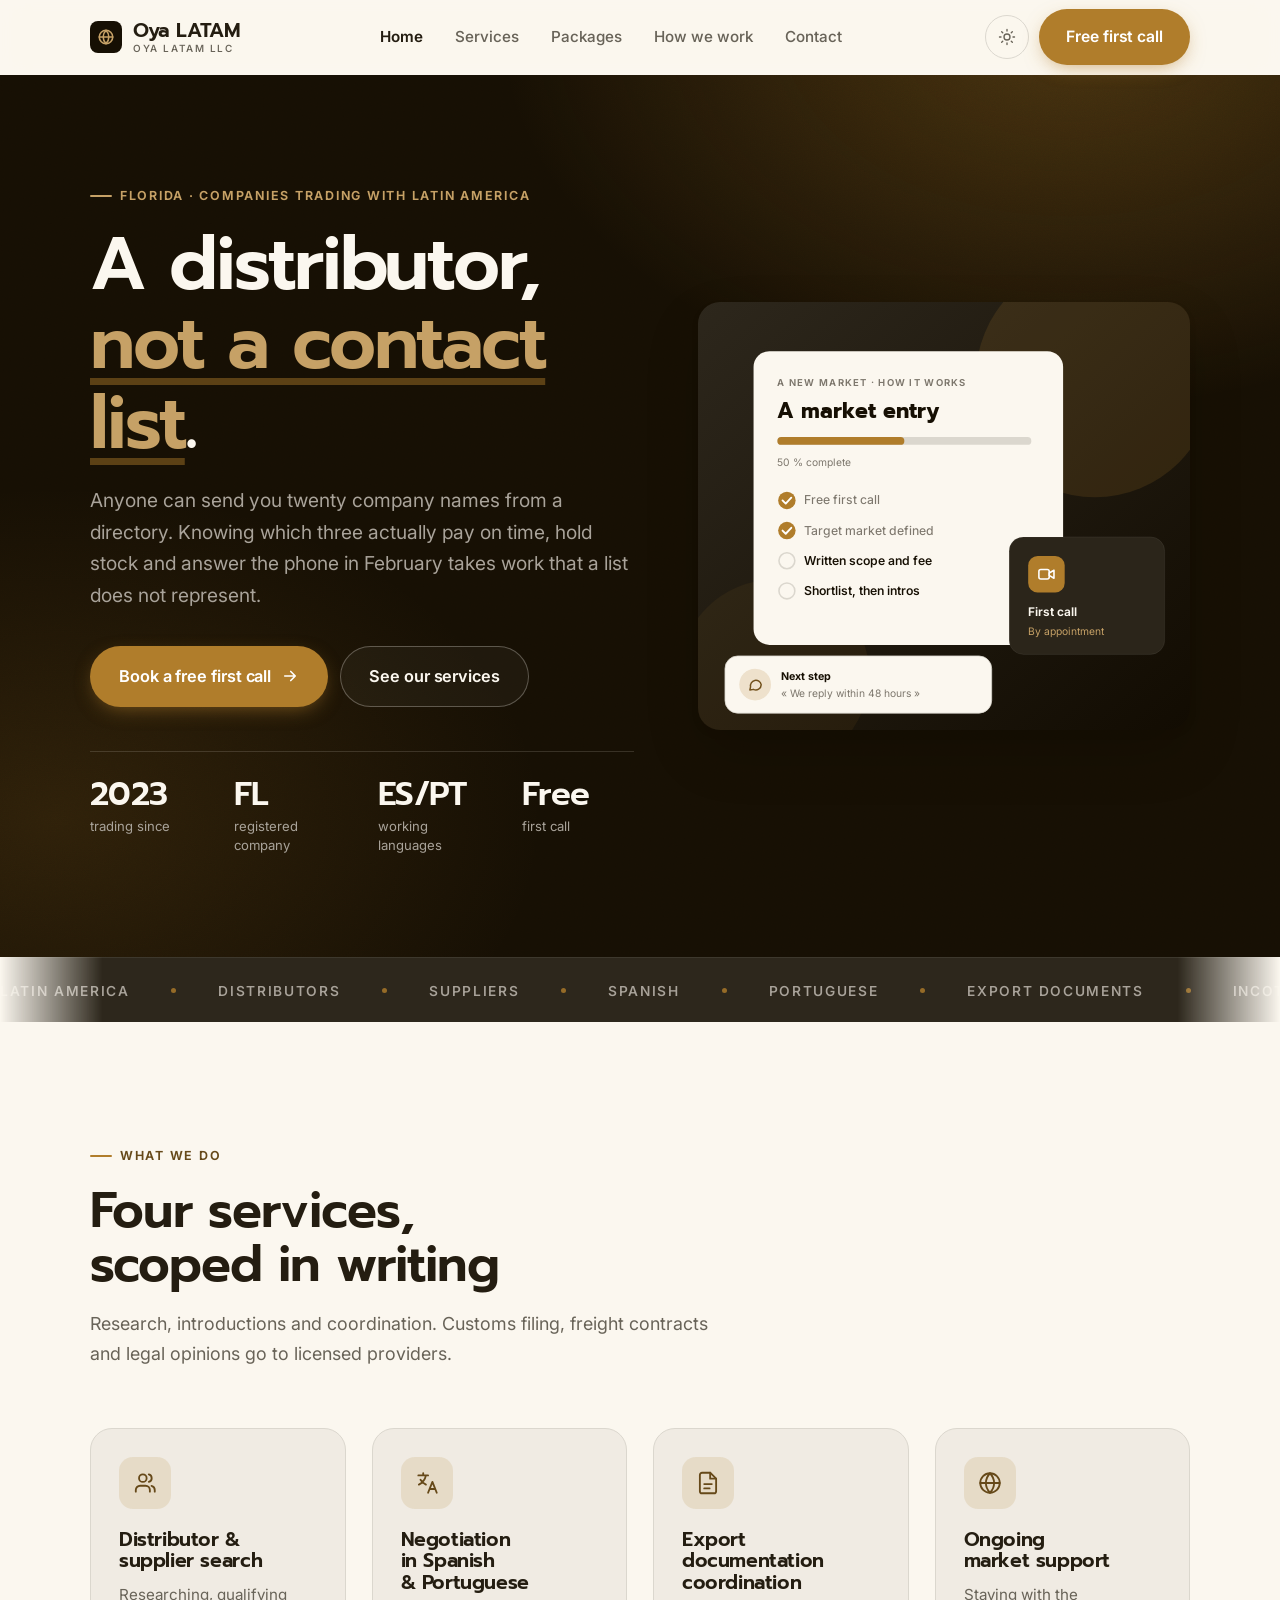
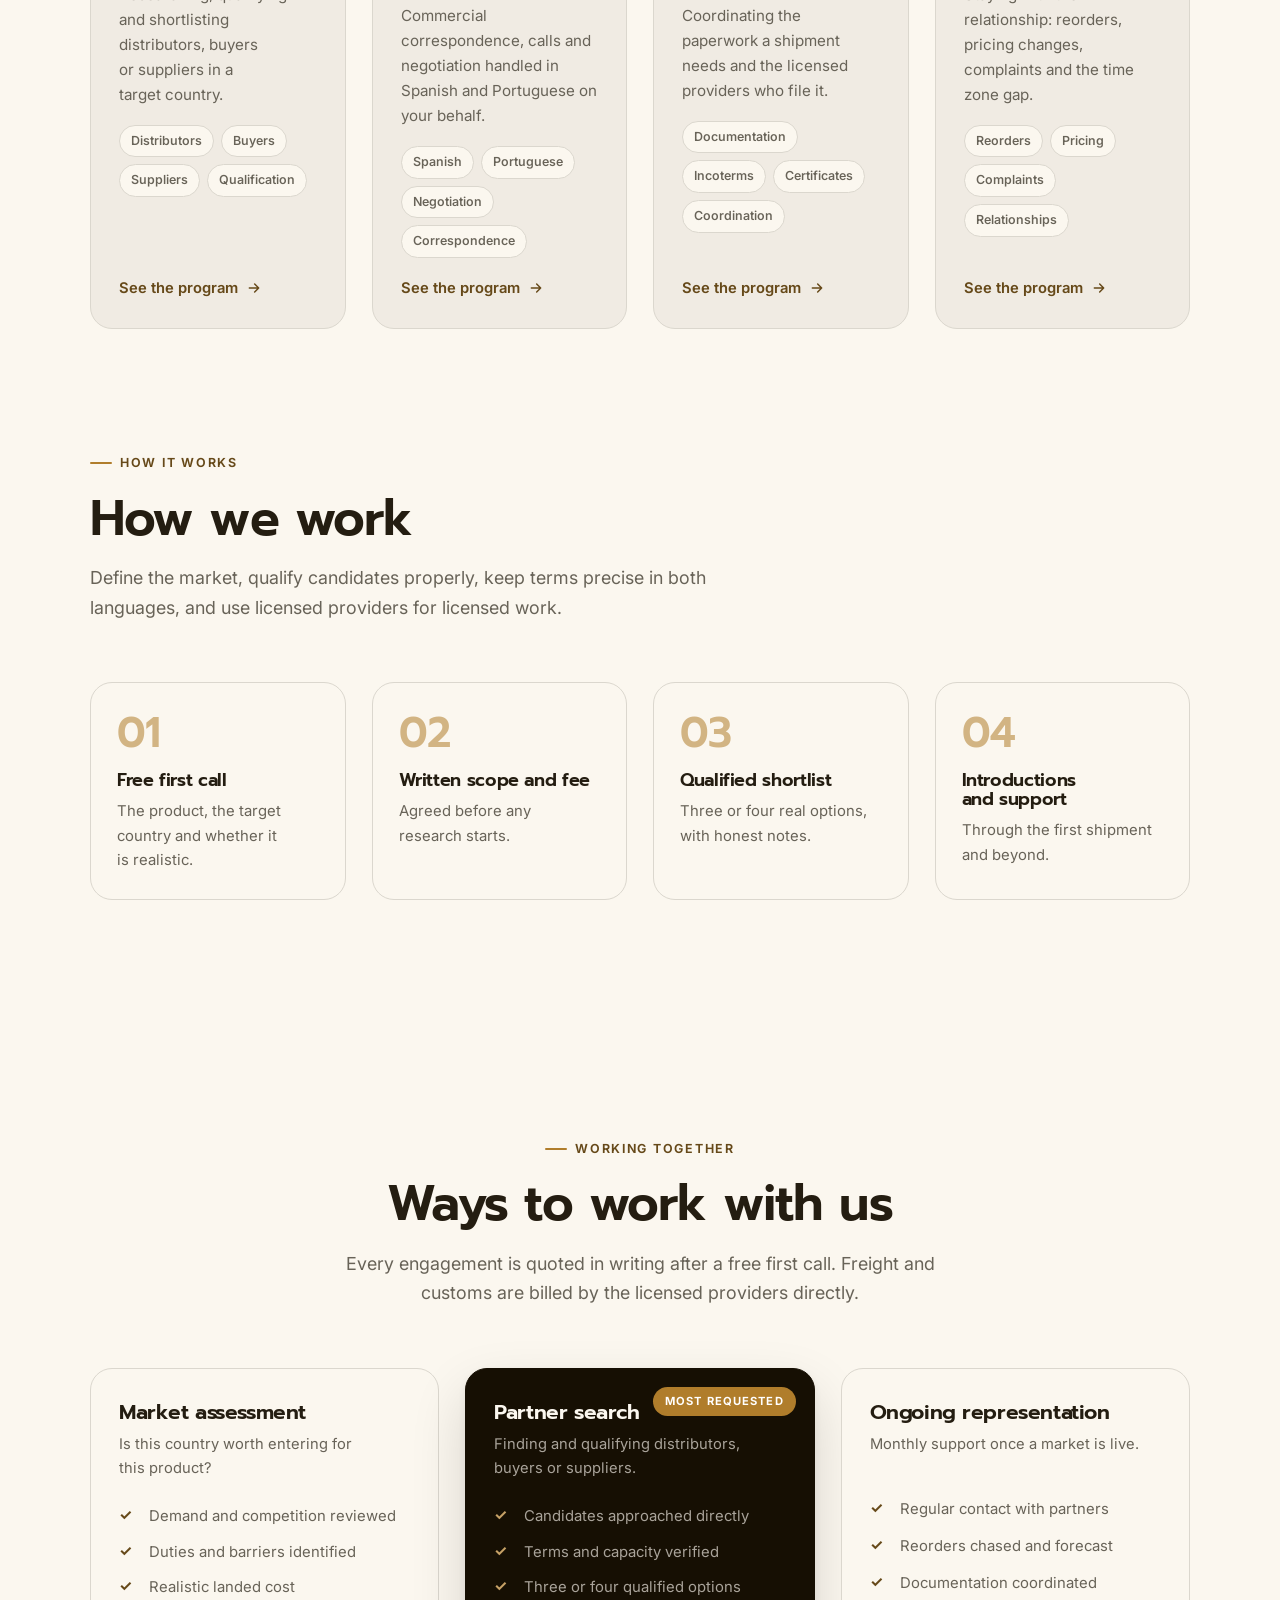
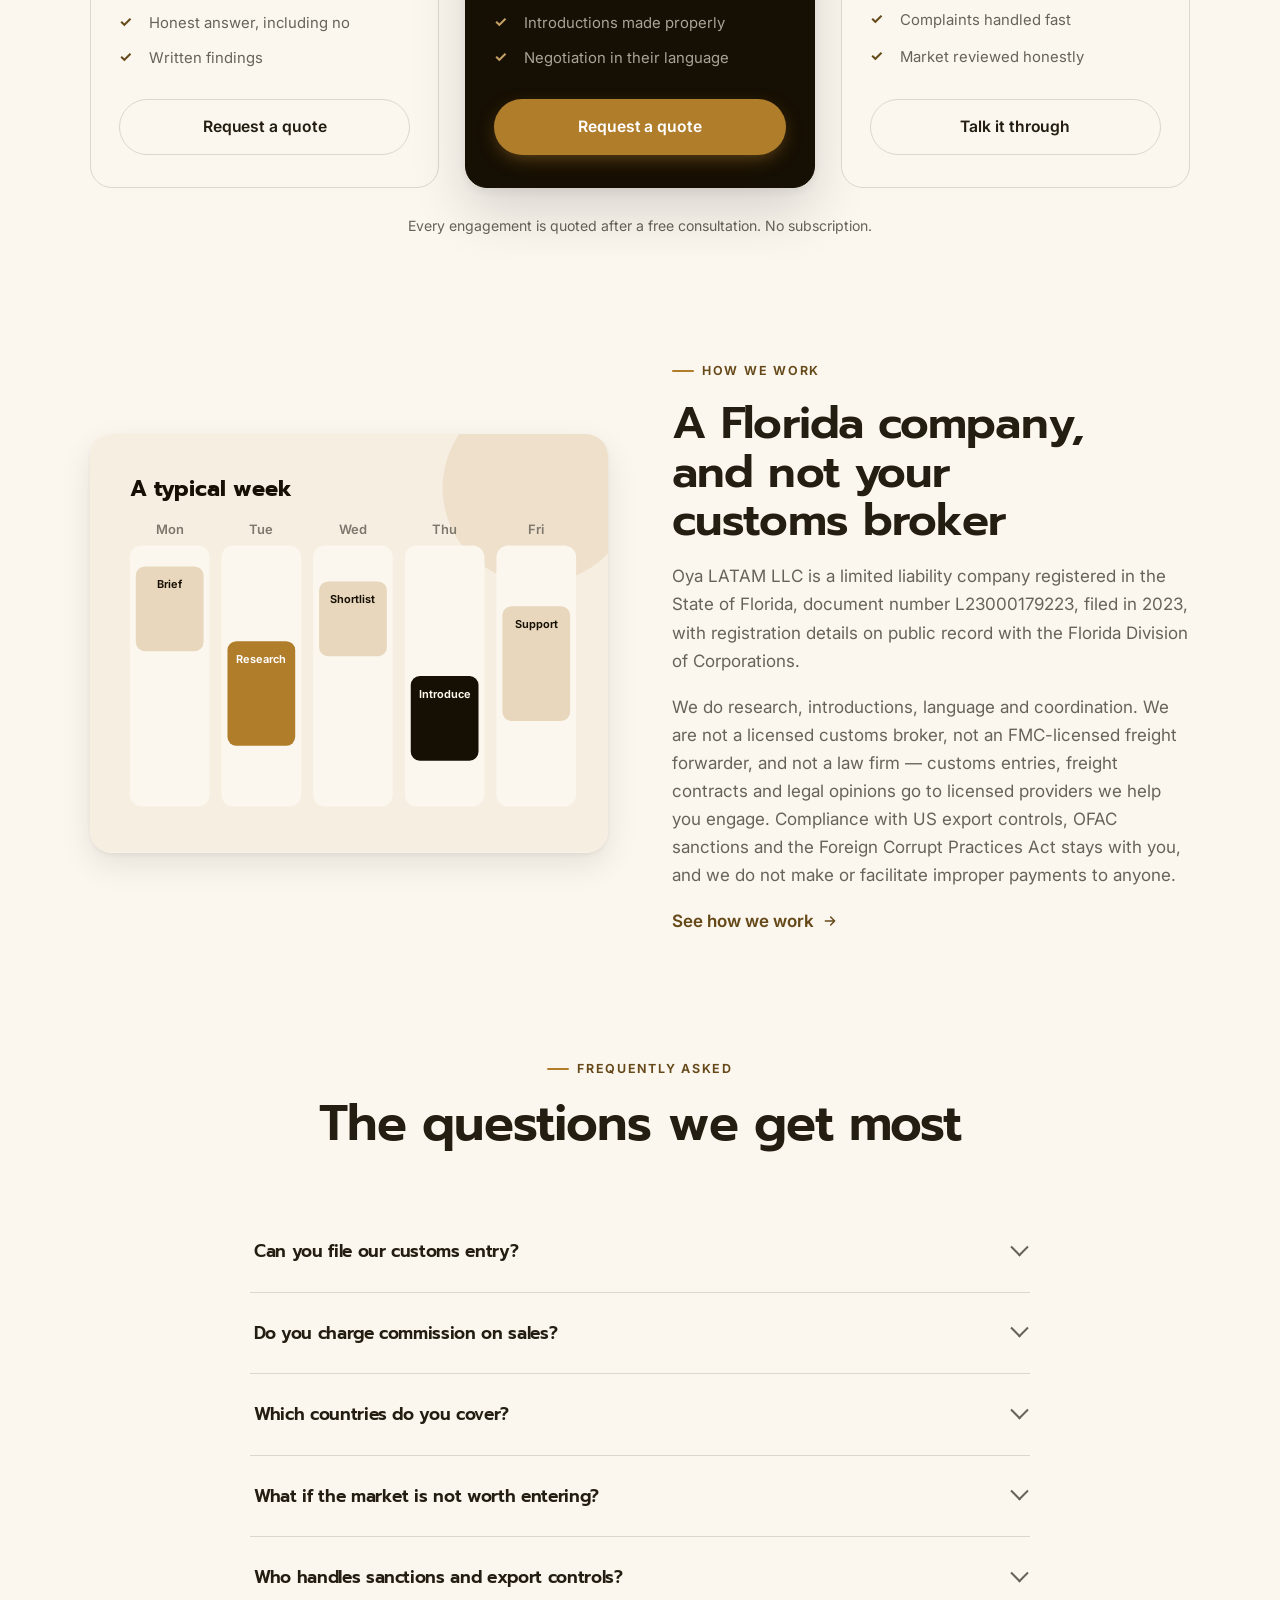
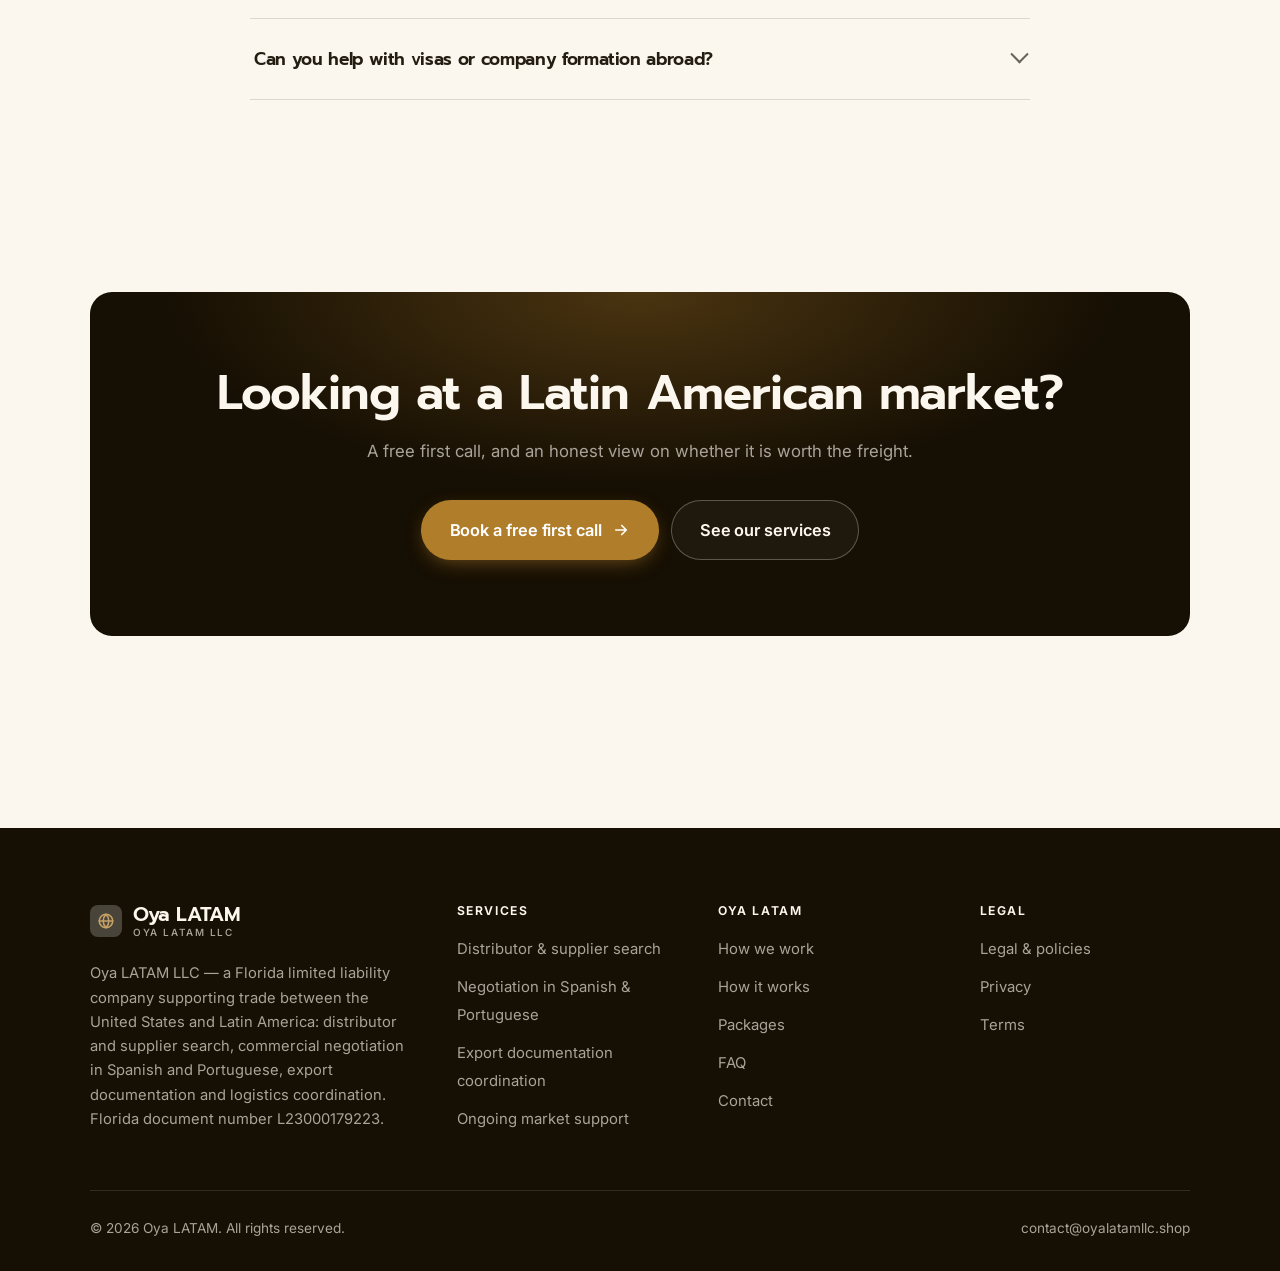
<file: index.html>
<!DOCTYPE html>
<html lang="en" class="no-js">
<head>
<meta charset="utf-8">
<meta name="viewport" content="width=device-width, initial-scale=1">
<title>Oya LATAM LLC — US and Latin America trade support</title>
<meta name="description" content="Oya LATAM LLC, a Florida company supporting trade with Latin America: distributor and supplier search, negotiation in Spanish and Portuguese, export documentation and logistics coordination.">
<link rel="canonical" href="https://oyalatamllc.shop/">

<meta property="og:type" content="website">
<meta property="og:url" content="https://oyalatamllc.shop/">
<meta property="og:site_name" content="Oya LATAM">
<meta property="og:locale" content="en_US">
<meta property="og:title" content="Oya LATAM LLC — US and Latin America trade support">
<meta property="og:description" content="Oya LATAM LLC, a Florida company supporting trade with Latin America: distributor and supplier search, negotiation in Spanish and Portuguese, export documentation and logistics coordination.">
<meta name="theme-color" content="#160f03">

<link rel="icon" href="assets/img/favicon.svg" type="image/svg+xml">
<link rel="preconnect" href="https://fonts.googleapis.com">
<link rel="preconnect" href="https://fonts.gstatic.com" crossorigin>
<link rel="stylesheet" href="https://fonts.googleapis.com/css2?family=Prompt:wght@400;500;600;700&family=Inter:wght@400..700&display=swap">
<link rel="stylesheet" href="assets/css/style.css">

<!-- Thème appliqué avant le premier rendu (évite le flash) -->
<script>
document.documentElement.classList.remove('no-js');
(function(){try{var t=localStorage.getItem('site-theme');if(t){document.documentElement.setAttribute('data-theme',t);}}catch(e){}})();
</script>
<script type="application/ld+json">
{
  "@context": "https://schema.org",
  "@type": "Organization",
  "name": "Oya LATAM",
  "url": "https://oyalatamllc.shop/",
  "email": "contact@oyalatamllc.shop",
  "description": "Oya LATAM LLC, a Florida company supporting trade with Latin America: distributor and supplier search, negotiation in Spanish and Portuguese, export documentation and logistics coordination.",
  "areaServed": "US",
  "knowsLanguage": "en"
}
</script>
</head>

<body>
<a class="skip-link" href="#main">Skip to main content</a>

<header class="site-header">
  <nav class="wrap nav" aria-label="Main navigation">
    <a class="brand" href="index.html">
      <svg class="brand__mark" viewBox="0 0 64 64" aria-hidden="true">
        <rect class="bm-bg" width="64" height="64" rx="16"/>
        <g class="bm-ic" transform="translate(14 14) scale(1.5)" fill="none" stroke-width="2.1" stroke-linecap="round" stroke-linejoin="round"><circle cx="12" cy="12" r="9"/><path d="M3 12h18M12 3c2.5 2.7 3.8 5.7 3.8 9s-1.3 6.3-3.8 9c-2.5-2.7-3.8-5.7-3.8-9S9.5 5.7 12 3z"/></g>
      </svg>
      <span>Oya LATAM<span class="brand__sub">Oya LATAM LLC</span></span>
    </a>

    <ul class="nav__links" id="nav-links">
      <li><a href="index.html" aria-current="page">Home</a></li>
      <li><a href="programs.html">Services</a></li>
      <li><a href="index.html#pricing">Packages</a></li>
      <li><a href="about.html">How we work</a></li>
      <li><a href="contact.html">Contact</a></li>
      <li><a class="btn btn--primary" href="contact.html">Free first call</a></li>
    </ul>

    <div class="nav__cta">
      <button class="theme-toggle" type="button" aria-label="Switch to dark theme">
        <svg class="icon-sun" viewBox="0 0 24 24" fill="none" stroke="currentColor" stroke-width="1.8" stroke-linecap="round" aria-hidden="true"><circle cx="12" cy="12" r="4"/><path d="M12 2v2m0 16v2M2 12h2m16 0h2M4.9 4.9l1.4 1.4m11.4 11.4 1.4 1.4M19.1 4.9l-1.4 1.4M6.3 17.7l-1.4 1.4"/></svg>
        <svg class="icon-moon" viewBox="0 0 24 24" fill="none" stroke="currentColor" stroke-width="1.8" stroke-linecap="round" stroke-linejoin="round" aria-hidden="true"><path d="M21 12.8A9 9 0 1 1 11.2 3a7 7 0 0 0 9.8 9.8z"/></svg>
      </button>
      <a class="btn btn--primary" href="contact.html">Free first call</a>
      <button class="nav__toggle" type="button" aria-expanded="false" aria-controls="nav-links" aria-label="Open menu">
        <svg class="icon-open" viewBox="0 0 24 24" fill="none" stroke="currentColor" stroke-width="2" stroke-linecap="round" aria-hidden="true"><path d="M3 6h18M3 12h18M3 18h18"/></svg>
        <svg class="icon-close" viewBox="0 0 24 24" fill="none" stroke="currentColor" stroke-width="2" stroke-linecap="round" aria-hidden="true"><path d="M6 6l12 12M18 6L6 18"/></svg>
      </button>
    </div>
  </nav>
</header>

<main id="main">

<section class="hero">
  <div class="wrap hero__inner">
    <div>
      <span class="eyebrow hero__eyebrow">Florida · Companies trading with Latin America</span>
      <h1>A distributor,<br> <em>not a contact list</em>.</h1>
      <p class="hero__lede">Anyone can send you twenty company names from a directory. Knowing which three actually pay on time, hold stock and answer the phone in February takes work that a list does not represent.</p>

      <div class="hero__actions">
        <a class="btn btn--primary btn--lg" href="contact.html">Book a free first call <svg viewBox="0 0 24 24" fill="none" stroke="currentColor" stroke-width="2.2" stroke-linecap="round" stroke-linejoin="round" aria-hidden="true"><path d="M5 12h14M13 6l6 6-6 6"/></svg></a>
        <a class="btn btn--on-dark btn--lg" href="programs.html">See our services</a>
      </div>

      <ul class="hero__proof">
        <li><span class="stat__num">2023</span><span class="stat__label">trading since</span></li>
        <li><span class="stat__num">FL</span><span class="stat__label">registered company</span></li>
        <li><span class="stat__num">ES/PT</span><span class="stat__label">working languages</span></li>
        <li><span class="stat__num">Free</span><span class="stat__label">first call</span></li>
      </ul>
    </div>

    <div class="hero__art">
      <svg viewBox="0 0 620 540" role="img" aria-label="How an Oya LATAM engagement works, from a free call to introductions.">
        <defs>
          <linearGradient id="hbg" x1="0" y1="0" x2="1" y2="1">
            <stop offset="0" stop-color="#2d271c"/><stop offset="1" stop-color="#120c02"/>
          </linearGradient>
        </defs>
        <rect width="620" height="540" rx="22" fill="url(#hbg)"/>
        <circle cx="500" cy="96" r="150" fill="#b07d2b" opacity=".16"/>
        <circle cx="96" cy="470" r="120" fill="#b07d2b" opacity=".08"/>

        <g style="font-family: var(--font-body)">
          <!-- Carte programme -->
          <rect x="70" y="62" width="390" height="370" rx="20" fill="#fbf7ef"/>
          <text x="100" y="106" font-size="12" font-weight="650" letter-spacing="1.6" fill="#7d776d">A NEW MARKET · HOW IT WORKS</text>
          <text x="100" y="146" font-size="27" font-weight="700" fill="#160f03" style="font-family: var(--font-display)">A market entry</text>
          <rect x="100" y="170" width="320" height="10" rx="5" fill="#dbd7ce"/>
          <rect x="100" y="170" width="160" height="10" rx="5" fill="#b07d2b"/>
          <text x="100" y="206" font-size="13" fill="#7d776d">50 % complete</text>
          <circle cx="112" cy="250" r="11" fill="#b07d2b"/><path d="M106.5 250l4 4 7-7.5" fill="none" stroke="#ffffff" stroke-width="2.4" stroke-linecap="round" stroke-linejoin="round"/><text x="134" y="255" font-size="15.5" fill="#7d776d" font-weight="450">Free first call</text>
          <circle cx="112" cy="288" r="11" fill="#b07d2b"/><path d="M106.5 288l4 4 7-7.5" fill="none" stroke="#ffffff" stroke-width="2.4" stroke-linecap="round" stroke-linejoin="round"/><text x="134" y="293" font-size="15.5" fill="#7d776d" font-weight="450">Target market defined</text>
          <circle cx="112" cy="326" r="10" fill="none" stroke="#dbd7ce" stroke-width="2"/><text x="134" y="331" font-size="15.5" fill="#160f03" font-weight="560">Written scope and fee</text>
          <circle cx="112" cy="364" r="10" fill="none" stroke="#dbd7ce" stroke-width="2"/><text x="134" y="369" font-size="15.5" fill="#160f03" font-weight="560">Shortlist, then intros</text>

          <!-- Carte séance -->
          <rect x="392" y="296" width="196" height="148" rx="18" fill="#2b251a" stroke="#ffffff" stroke-opacity=".08"/>
          <rect x="416" y="320" width="46" height="46" rx="12" fill="#b07d2b"/>
          <g transform="translate(427 331)" fill="none" stroke="#ffffff" color="#ffffff" stroke-width="2" stroke-linecap="round" stroke-linejoin="round"><rect x="2.5" y="6" width="13" height="12" rx="2.5"/><path d="M15.5 10.5 21.5 7v10l-6-3.5z"/></g>
          <text x="416" y="396" font-size="15" font-weight="650" fill="#fbf7ef">First call</text>
          <text x="416" y="420" font-size="13" fill="#c6a166">By appointment</text>

          <!-- Retour du coach -->
          <rect x="34" y="446" width="336" height="72" rx="16" fill="#fbf7ef" stroke="#dbd7ce"/>
          <circle cx="72" cy="482" r="20" fill="#eee1cc"/>
          <g transform="translate(62 472) scale(.84)" fill="none" stroke="#72511c" stroke-width="2.2" stroke-linecap="round" stroke-linejoin="round"><path d="M21 12a8 8 0 0 1-11.6 7.1L4 20l1-4.6A8 8 0 1 1 21 12z"/></g>
          <text x="104" y="476" font-size="13.5" font-weight="700" fill="#160f03">Next step</text>
          <text x="104" y="498" font-size="13" fill="#7d776d">« We reply within 48 hours »</text>
        </g>
      </svg>
    </div>
  </div>
</section>

<div class="marquee" aria-hidden="true">
  <div class="marquee__track"><span>Latin America</span><span>Distributors</span><span>Suppliers</span><span>Spanish</span><span>Portuguese</span><span>Export documents</span><span>Incoterms</span><span>Logistics</span><span>Market entry</span><span>Negotiation</span><span>Latin America</span><span>Distributors</span><span>Suppliers</span><span>Spanish</span><span>Portuguese</span><span>Export documents</span><span>Incoterms</span><span>Logistics</span><span>Market entry</span><span>Negotiation</span></div>
</div>

<section class="section wrap" id="programs">
  <div class="section-head reveal">
    <span class="eyebrow">What we do</span>
    <h2>Four services, scoped in writing</h2>
    <p>Research, introductions and coordination. Customs filing, freight contracts and legal opinions go to licensed providers.</p>
  </div>
  <div class="grid grid--4 reveal-group">
    <a class="card" href="programs.html#partners">
      <div class="card__icon"><svg viewBox="0 0 24 24" fill="none" stroke="currentColor" stroke-width="1.7" stroke-linecap="round" stroke-linejoin="round" aria-hidden="true"><path d="M16.5 20v-1.5a4 4 0 0 0-4-4h-5a4 4 0 0 0-4 4V20"/><circle cx="10" cy="7.5" r="3.5"/><path d="M21 20v-1.5a4 4 0 0 0-3-3.9M15.5 4.1a3.5 3.5 0 0 1 0 6.8"/></svg></div>
      <h3>Distributor &amp; supplier search</h3>
      <p>Researching, qualifying and shortlisting distributors, buyers or suppliers in a target country.</p>
      <ul class="tags"><li>Distributors</li><li>Buyers</li><li>Suppliers</li><li>Qualification</li></ul>
      <span class="arrow-link">See the program <svg viewBox="0 0 24 24" fill="none" stroke="currentColor" stroke-width="2.2" stroke-linecap="round" stroke-linejoin="round" aria-hidden="true"><path d="M5 12h14M13 6l6 6-6 6"/></svg></span>
    </a>
    <a class="card" href="programs.html#language">
      <div class="card__icon"><svg viewBox="0 0 24 24" fill="none" stroke="currentColor" stroke-width="1.7" stroke-linecap="round" stroke-linejoin="round" aria-hidden="true"><path d="M4 5h9M8.5 3v2M11 5c-.8 4-3.4 7-6.5 8.5M6 9c1.2 2 3 3.5 5 4.5M13 21l4-10 4 10M14.5 17.5h5"/></svg></div>
      <h3>Negotiation in Spanish &amp; Portuguese</h3>
      <p>Commercial correspondence, calls and negotiation handled in Spanish and Portuguese on your behalf.</p>
      <ul class="tags"><li>Spanish</li><li>Portuguese</li><li>Negotiation</li><li>Correspondence</li></ul>
      <span class="arrow-link">See the program <svg viewBox="0 0 24 24" fill="none" stroke="currentColor" stroke-width="2.2" stroke-linecap="round" stroke-linejoin="round" aria-hidden="true"><path d="M5 12h14M13 6l6 6-6 6"/></svg></span>
    </a>
    <a class="card" href="programs.html#documents">
      <div class="card__icon"><svg viewBox="0 0 24 24" fill="none" stroke="currentColor" stroke-width="1.7" stroke-linecap="round" stroke-linejoin="round" aria-hidden="true"><path d="M14 2.5H6.5A2 2 0 0 0 4.5 4.5v15a2 2 0 0 0 2 2h11a2 2 0 0 0 2-2V8z"/><path d="M14 2.5V8h5.5M8.5 13h7M8.5 17h5"/></svg></div>
      <h3>Export documentation coordination</h3>
      <p>Coordinating the paperwork a shipment needs and the licensed providers who file it.</p>
      <ul class="tags"><li>Documentation</li><li>Incoterms</li><li>Certificates</li><li>Coordination</li></ul>
      <span class="arrow-link">See the program <svg viewBox="0 0 24 24" fill="none" stroke="currentColor" stroke-width="2.2" stroke-linecap="round" stroke-linejoin="round" aria-hidden="true"><path d="M5 12h14M13 6l6 6-6 6"/></svg></span>
    </a>
    <a class="card" href="programs.html#ongoing">
      <div class="card__icon"><svg viewBox="0 0 24 24" fill="none" stroke="currentColor" stroke-width="1.7" stroke-linecap="round" stroke-linejoin="round" aria-hidden="true"><circle cx="12" cy="12" r="9"/><path d="M3 12h18M12 3c2.5 2.7 3.8 5.7 3.8 9s-1.3 6.3-3.8 9c-2.5-2.7-3.8-5.7-3.8-9S9.5 5.7 12 3z"/></svg></div>
      <h3>Ongoing market support</h3>
      <p>Staying with the relationship: reorders, pricing changes, complaints and the time zone gap.</p>
      <ul class="tags"><li>Reorders</li><li>Pricing</li><li>Complaints</li><li>Relationships</li></ul>
      <span class="arrow-link">See the program <svg viewBox="0 0 24 24" fill="none" stroke="currentColor" stroke-width="2.2" stroke-linecap="round" stroke-linejoin="round" aria-hidden="true"><path d="M5 12h14M13 6l6 6-6 6"/></svg></span>
    </a>
  </div>
</section>

<section class="section section--flush wrap" id="how-it-works">
  <div class="section-head reveal">
    <span class="eyebrow">How it works</span>
    <h2>How we work</h2>
    <p>Define the market, qualify candidates properly, keep terms precise in both languages, and use licensed providers for licensed work.</p>
  </div>
  <div class="grid grid--4 steps reveal-group">
    <article class="step">
      <h3>Free first call</h3>
      <p>The product, the target country and whether it is realistic.</p>
    </article>
    <article class="step">
      <h3>Written scope and fee</h3>
      <p>Agreed before any research starts.</p>
    </article>
    <article class="step">
      <h3>Qualified shortlist</h3>
      <p>Three or four real options, with honest notes.</p>
    </article>
    <article class="step">
      <h3>Introductions and support</h3>
      <p>Through the first shipment and beyond.</p>
    </article>
  </div>
</section>

<section class="section wrap" id="pricing">
  <div class="section-head section-head--center reveal">
    <span class="eyebrow">Working together</span>
    <h2>Ways to work with us</h2>
    <p>Every engagement is quoted in writing after a free first call. Freight and customs are billed by the licensed providers directly.</p>
  </div>
  <div class="grid grid--3 plans reveal-group">
    <article class="plan">
      
      <h3>Market assessment</h3>
      <p class="plan__desc">Is this country worth entering for this product?</p>
      
      <ul class="plan__features">
        <li>Demand and competition reviewed</li>
        <li>Duties and barriers identified</li>
        <li>Realistic landed cost</li>
        <li>Honest answer, including no</li>
        <li>Written findings</li>
      </ul>
      <a class="btn btn--ghost btn--block" href="contact.html">Request a quote</a>
    </article>
    <article class="plan plan--featured">
      <span class="plan__tag">Most requested</span>
      <h3>Partner search</h3>
      <p class="plan__desc">Finding and qualifying distributors, buyers or suppliers.</p>
      
      <ul class="plan__features">
        <li>Candidates approached directly</li>
        <li>Terms and capacity verified</li>
        <li>Three or four qualified options</li>
        <li>Introductions made properly</li>
        <li>Negotiation in their language</li>
      </ul>
      <a class="btn btn--primary btn--block" href="contact.html">Request a quote</a>
    </article>
    <article class="plan">
      
      <h3>Ongoing representation</h3>
      <p class="plan__desc">Monthly support once a market is live.</p>
      
      <ul class="plan__features">
        <li>Regular contact with partners</li>
        <li>Reorders chased and forecast</li>
        <li>Documentation coordinated</li>
        <li>Complaints handled fast</li>
        <li>Market reviewed honestly</li>
      </ul>
      <a class="btn btn--ghost btn--block" href="contact.html">Talk it through</a>
    </article>
  </div>
  <p class="plans-note">Every engagement is quoted after a free consultation. No subscription.</p>
</section>

<section class="section section--flush wrap">
  <div class="split reveal">
    <div class="split__art">
      <svg viewBox="0 0 520 420" role="img" aria-label="Example of a typical week: Brief, Research, Shortlist, Introduce, Support.">
        <rect width="520" height="420" rx="20" fill="#f6eee1"/>
        <circle cx="450" cy="54" r="96" fill="#b07d2b" opacity=".12"/>
        <g style="font-family: var(--font-body)">
        <text x="40" y="62" font-size="22" font-weight="700" fill="#160f03" style="font-family: var(--font-display)">A typical week</text>
        <text x="80" y="100" text-anchor="middle" font-size="13" font-weight="600" fill="#7d776d">Mon</text>
        <rect x="40" y="112" width="80" height="262" rx="12" fill="#fbf7ef"/>
        <rect x="46" y="133" width="68" height="85" rx="9" fill="#e8d7bc"/>
        <text x="80" y="155" text-anchor="middle" font-size="11" font-weight="650" fill="#160f03">Brief</text>
        <text x="172" y="100" text-anchor="middle" font-size="13" font-weight="600" fill="#7d776d">Tue</text>
        <rect x="132" y="112" width="80" height="262" rx="12" fill="#fbf7ef"/>
        <rect x="138" y="208" width="68" height="105" rx="9" fill="#b07d2b"/>
        <text x="172" y="230" text-anchor="middle" font-size="11" font-weight="650" fill="#ffffff">Research</text>
        <text x="264" y="100" text-anchor="middle" font-size="13" font-weight="600" fill="#7d776d">Wed</text>
        <rect x="224" y="112" width="80" height="262" rx="12" fill="#fbf7ef"/>
        <rect x="230" y="148" width="68" height="75" rx="9" fill="#e8d7bc"/>
        <text x="264" y="170" text-anchor="middle" font-size="11" font-weight="650" fill="#160f03">Shortlist</text>
        <text x="356" y="100" text-anchor="middle" font-size="13" font-weight="600" fill="#7d776d">Thu</text>
        <rect x="316" y="112" width="80" height="262" rx="12" fill="#fbf7ef"/>
        <rect x="322" y="243" width="68" height="85" rx="9" fill="#160f03"/>
        <text x="356" y="265" text-anchor="middle" font-size="11" font-weight="650" fill="#fbf7ef">Introduce</text>
        <text x="448" y="100" text-anchor="middle" font-size="13" font-weight="600" fill="#7d776d">Fri</text>
        <rect x="408" y="112" width="80" height="262" rx="12" fill="#fbf7ef"/>
        <rect x="414" y="173" width="68" height="115" rx="9" fill="#e8d7bc"/>
        <text x="448" y="195" text-anchor="middle" font-size="11" font-weight="650" fill="#160f03">Support</text>
        </g>
      </svg>
    </div>
    <div>
      <span class="eyebrow">How we work</span>
      <h2>A Florida company, and not your customs broker</h2>
      <p>Oya LATAM LLC is a limited liability company registered in the State of Florida, document number L23000179223, filed in 2023, with registration details on public record with the Florida Division of Corporations.</p>
      <p>We do research, introductions, language and coordination. We are not a licensed customs broker, not an FMC-licensed freight forwarder, and not a law firm — customs entries, freight contracts and legal opinions go to licensed providers we help you engage. Compliance with US export controls, OFAC sanctions and the Foreign Corrupt Practices Act stays with you, and we do not make or facilitate improper payments to anyone.</p>
      <p><a class="arrow-link" href="about.html">See how we work <svg viewBox="0 0 24 24" fill="none" stroke="currentColor" stroke-width="2.2" stroke-linecap="round" stroke-linejoin="round" aria-hidden="true"><path d="M5 12h14M13 6l6 6-6 6"/></svg></a></p>
    </div>
  </div>
</section>

<section class="section section--flush wrap" id="faq">
  <div class="section-head section-head--center reveal">
    <span class="eyebrow">Frequently asked</span>
    <h2>The questions we get most</h2>
  </div>
  <div class="faq reveal">
    <details>
      <summary>Can you file our customs entry?</summary>
      <p>No. That requires a licensed customs broker. We build the document checklist, chase the paperwork and work alongside your broker, who files.</p>
    </details>
    <details>
      <summary>Do you charge commission on sales?</summary>
      <p>Fees are agreed in writing before work starts, and we will set out clearly whether that is a fee, a commission, or both. Nothing is deducted from a shipment without your agreement.</p>
    </details>
    <details>
      <summary>Which countries do you cover?</summary>
      <p>Across Latin America, in Spanish and Portuguese. On the first call we will tell you honestly where we would be starting from research rather than relationships.</p>
    </details>
    <details>
      <summary>What if the market is not worth entering?</summary>
      <p>Then we say so in the written findings. A market assessment that always recommends entry is not an assessment.</p>
    </details>
    <details>
      <summary>Who handles sanctions and export controls?</summary>
      <p>You do, as the exporter — it is your legal obligation. We will flag what we notice, and we will not proceed with anything that looks like a restricted party or destination.</p>
    </details>
    <details>
      <summary>Can you help with visas or company formation abroad?</summary>
      <p>No. That is legal and immigration work, and we will refer you to qualified counsel in the relevant country.</p>
    </details>
  </div>
</section>

<section class="wrap section--tight">
  <div class="cta-band reveal">
    <h2>Looking at a Latin American market?</h2>
    <p>A free first call, and an honest view on whether it is worth the freight.</p>
    <div class="hero__actions">
      <a class="btn btn--primary btn--lg" href="contact.html">Book a free first call <svg viewBox="0 0 24 24" fill="none" stroke="currentColor" stroke-width="2.2" stroke-linecap="round" stroke-linejoin="round" aria-hidden="true"><path d="M5 12h14M13 6l6 6-6 6"/></svg></a>
      <a class="btn btn--on-dark btn--lg" href="programs.html">See our services</a>
    </div>
  </div>
</section>

</main>

<footer class="site-footer">
  <div class="wrap">
    <div class="footer__grid">
      <div class="footer__brand">
        <a class="brand" href="index.html">
          <svg class="brand__mark" viewBox="0 0 64 64" aria-hidden="true">
        <rect class="bm-bg" width="64" height="64" rx="16"/>
        <g class="bm-ic" transform="translate(14 14) scale(1.5)" fill="none" stroke-width="2.1" stroke-linecap="round" stroke-linejoin="round"><circle cx="12" cy="12" r="9"/><path d="M3 12h18M12 3c2.5 2.7 3.8 5.7 3.8 9s-1.3 6.3-3.8 9c-2.5-2.7-3.8-5.7-3.8-9S9.5 5.7 12 3z"/></g>
      </svg>
          <span>Oya LATAM<span class="brand__sub">Oya LATAM LLC</span></span>
        </a>
        <p>Oya LATAM LLC — a Florida limited liability company supporting trade between the United States and Latin America: distributor and supplier search, commercial negotiation in Spanish and Portuguese, export documentation and logistics coordination. Florida document number L23000179223.</p>
      </div>

      <div class="footer__col">
        <h4>Services</h4>
        <ul>
          <li><a href="programs.html#partners">Distributor &amp; supplier search</a></li>
          <li><a href="programs.html#language">Negotiation in Spanish &amp; Portuguese</a></li>
          <li><a href="programs.html#documents">Export documentation coordination</a></li>
          <li><a href="programs.html#ongoing">Ongoing market support</a></li>
        </ul>
      </div>

      <div class="footer__col">
        <h4>Oya LATAM</h4>
        <ul>
          <li><a href="about.html">How we work</a></li>
          <li><a href="index.html#how-it-works">How it works</a></li>
          <li><a href="index.html#pricing">Packages</a></li>
          <li><a href="index.html#faq">FAQ</a></li>
          <li><a href="contact.html">Contact</a></li>
        </ul>
      </div>

      <div class="footer__col">
        <h4>Legal</h4>
        <ul>
          <li><a href="legal.html">Legal &amp; policies</a></li>
          <li><a href="legal.html#privacy">Privacy</a></li>
          <li><a href="legal.html#terms">Terms</a></li>
        </ul>
      </div>
    </div>

    <div class="footer__bottom">
      <p>© <span data-year>2026</span> Oya LATAM. All rights reserved.</p>
      <p><a href="mailto:contact@oyalatamllc.shop">contact@oyalatamllc.shop</a></p>
    </div>
  </div>
</footer>

<script src="assets/js/main.js" defer></script>
</body>
</html>
</file>
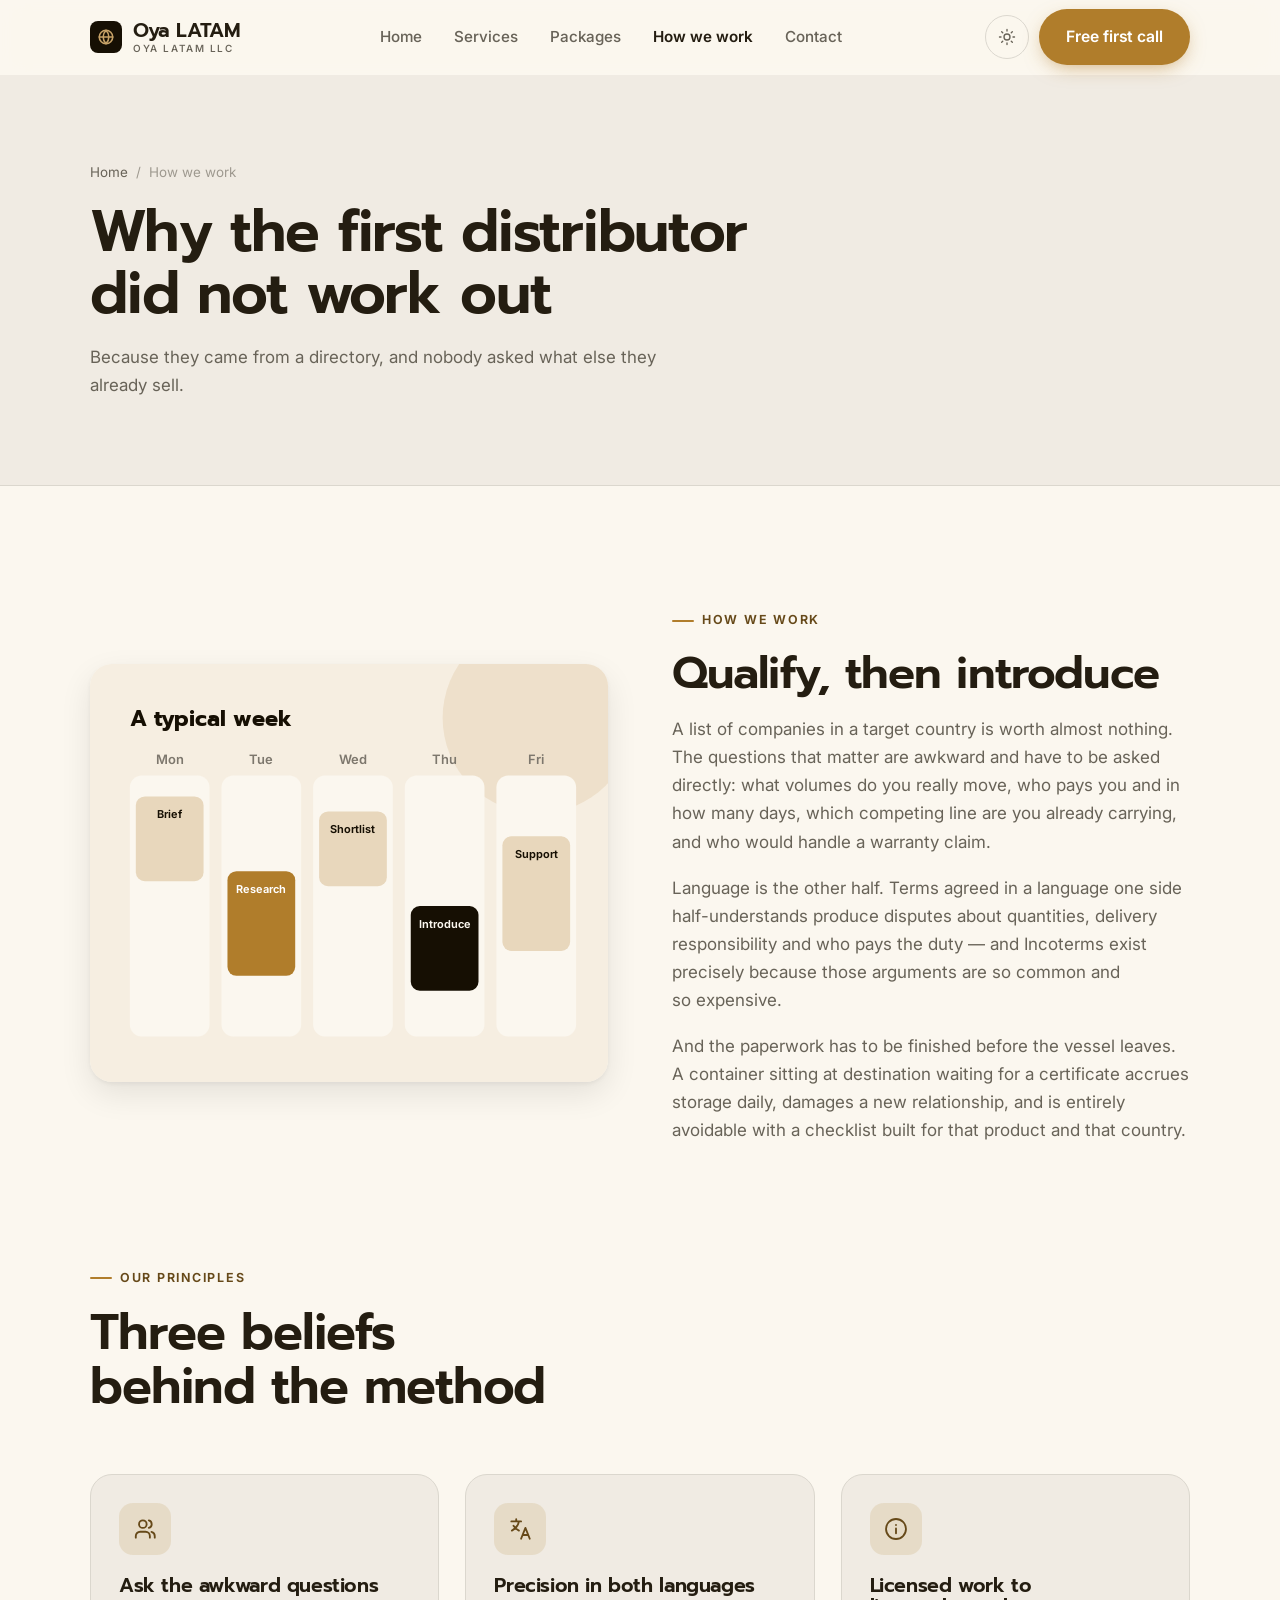
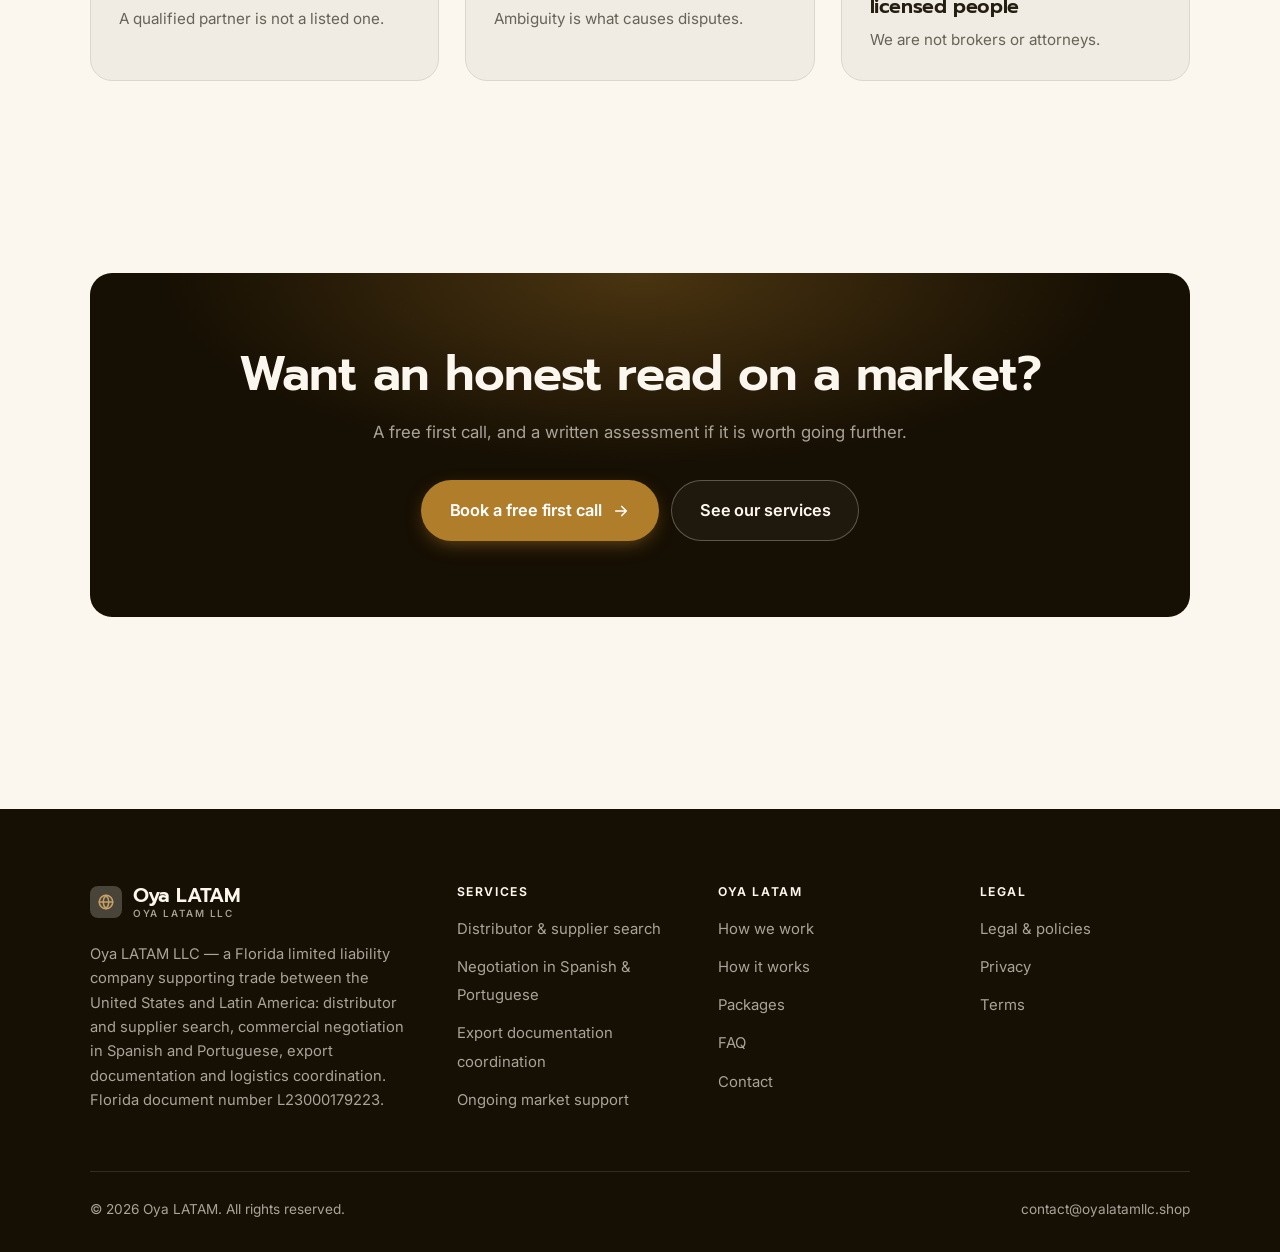
<file: about.html>
<!DOCTYPE html>
<html lang="en" class="no-js">
<head>
<meta charset="utf-8">
<meta name="viewport" content="width=device-width, initial-scale=1">
<title>How we work — Oya LATAM</title>
<meta name="description" content="About Oya LATAM LLC, a Florida company supporting trade between the United States and Latin America, document number L23000179223.">
<link rel="canonical" href="https://oyalatamllc.shop/about.html">

<meta property="og:type" content="website">
<meta property="og:url" content="https://oyalatamllc.shop/about.html">
<meta property="og:site_name" content="Oya LATAM">
<meta property="og:locale" content="en_US">
<meta property="og:title" content="How we work — Oya LATAM">
<meta property="og:description" content="About Oya LATAM LLC, a Florida company supporting trade between the United States and Latin America, document number L23000179223.">
<meta name="theme-color" content="#160f03">

<link rel="icon" href="assets/img/favicon.svg" type="image/svg+xml">
<link rel="preconnect" href="https://fonts.googleapis.com">
<link rel="preconnect" href="https://fonts.gstatic.com" crossorigin>
<link rel="stylesheet" href="https://fonts.googleapis.com/css2?family=Prompt:wght@400;500;600;700&family=Inter:wght@400..700&display=swap">
<link rel="stylesheet" href="assets/css/style.css">

<!-- Thème appliqué avant le premier rendu (évite le flash) -->
<script>
document.documentElement.classList.remove('no-js');
(function(){try{var t=localStorage.getItem('site-theme');if(t){document.documentElement.setAttribute('data-theme',t);}}catch(e){}})();
</script>
</head>

<body>
<a class="skip-link" href="#main">Skip to main content</a>

<header class="site-header">
  <nav class="wrap nav" aria-label="Main navigation">
    <a class="brand" href="index.html">
      <svg class="brand__mark" viewBox="0 0 64 64" aria-hidden="true">
        <rect class="bm-bg" width="64" height="64" rx="16"/>
        <g class="bm-ic" transform="translate(14 14) scale(1.5)" fill="none" stroke-width="2.1" stroke-linecap="round" stroke-linejoin="round"><circle cx="12" cy="12" r="9"/><path d="M3 12h18M12 3c2.5 2.7 3.8 5.7 3.8 9s-1.3 6.3-3.8 9c-2.5-2.7-3.8-5.7-3.8-9S9.5 5.7 12 3z"/></g>
      </svg>
      <span>Oya LATAM<span class="brand__sub">Oya LATAM LLC</span></span>
    </a>

    <ul class="nav__links" id="nav-links">
      <li><a href="index.html">Home</a></li>
      <li><a href="programs.html">Services</a></li>
      <li><a href="index.html#pricing">Packages</a></li>
      <li><a href="about.html" aria-current="page">How we work</a></li>
      <li><a href="contact.html">Contact</a></li>
      <li><a class="btn btn--primary" href="contact.html">Free first call</a></li>
    </ul>

    <div class="nav__cta">
      <button class="theme-toggle" type="button" aria-label="Switch to dark theme">
        <svg class="icon-sun" viewBox="0 0 24 24" fill="none" stroke="currentColor" stroke-width="1.8" stroke-linecap="round" aria-hidden="true"><circle cx="12" cy="12" r="4"/><path d="M12 2v2m0 16v2M2 12h2m16 0h2M4.9 4.9l1.4 1.4m11.4 11.4 1.4 1.4M19.1 4.9l-1.4 1.4M6.3 17.7l-1.4 1.4"/></svg>
        <svg class="icon-moon" viewBox="0 0 24 24" fill="none" stroke="currentColor" stroke-width="1.8" stroke-linecap="round" stroke-linejoin="round" aria-hidden="true"><path d="M21 12.8A9 9 0 1 1 11.2 3a7 7 0 0 0 9.8 9.8z"/></svg>
      </button>
      <a class="btn btn--primary" href="contact.html">Free first call</a>
      <button class="nav__toggle" type="button" aria-expanded="false" aria-controls="nav-links" aria-label="Open menu">
        <svg class="icon-open" viewBox="0 0 24 24" fill="none" stroke="currentColor" stroke-width="2" stroke-linecap="round" aria-hidden="true"><path d="M3 6h18M3 12h18M3 18h18"/></svg>
        <svg class="icon-close" viewBox="0 0 24 24" fill="none" stroke="currentColor" stroke-width="2" stroke-linecap="round" aria-hidden="true"><path d="M6 6l12 12M18 6L6 18"/></svg>
      </button>
    </div>
  </nav>
</header>

<main id="main">

<section class="page-head">
  <div class="wrap">
    <nav class="breadcrumb" aria-label="Breadcrumb">
      <a href="index.html">Home</a><span>/</span><span aria-current="page">How we work</span>
    </nav>
    <h1>Why the first distributor did not work out</h1>
    <p>Because they came from a directory, and nobody asked what else they already sell.</p>
  </div>
</section>

<section class="section wrap">
  <div class="split reveal">
    <div class="split__art">
      <svg viewBox="0 0 520 420" role="img" aria-label="Example of a typical week: Brief, Research, Shortlist, Introduce, Support.">
        <rect width="520" height="420" rx="20" fill="#f6eee1"/>
        <circle cx="450" cy="54" r="96" fill="#b07d2b" opacity=".12"/>
        <g style="font-family: var(--font-body)">
        <text x="40" y="62" font-size="22" font-weight="700" fill="#160f03" style="font-family: var(--font-display)">A typical week</text>
        <text x="80" y="100" text-anchor="middle" font-size="13" font-weight="600" fill="#7d776d">Mon</text>
        <rect x="40" y="112" width="80" height="262" rx="12" fill="#fbf7ef"/>
        <rect x="46" y="133" width="68" height="85" rx="9" fill="#e8d7bc"/>
        <text x="80" y="155" text-anchor="middle" font-size="11" font-weight="650" fill="#160f03">Brief</text>
        <text x="172" y="100" text-anchor="middle" font-size="13" font-weight="600" fill="#7d776d">Tue</text>
        <rect x="132" y="112" width="80" height="262" rx="12" fill="#fbf7ef"/>
        <rect x="138" y="208" width="68" height="105" rx="9" fill="#b07d2b"/>
        <text x="172" y="230" text-anchor="middle" font-size="11" font-weight="650" fill="#ffffff">Research</text>
        <text x="264" y="100" text-anchor="middle" font-size="13" font-weight="600" fill="#7d776d">Wed</text>
        <rect x="224" y="112" width="80" height="262" rx="12" fill="#fbf7ef"/>
        <rect x="230" y="148" width="68" height="75" rx="9" fill="#e8d7bc"/>
        <text x="264" y="170" text-anchor="middle" font-size="11" font-weight="650" fill="#160f03">Shortlist</text>
        <text x="356" y="100" text-anchor="middle" font-size="13" font-weight="600" fill="#7d776d">Thu</text>
        <rect x="316" y="112" width="80" height="262" rx="12" fill="#fbf7ef"/>
        <rect x="322" y="243" width="68" height="85" rx="9" fill="#160f03"/>
        <text x="356" y="265" text-anchor="middle" font-size="11" font-weight="650" fill="#fbf7ef">Introduce</text>
        <text x="448" y="100" text-anchor="middle" font-size="13" font-weight="600" fill="#7d776d">Fri</text>
        <rect x="408" y="112" width="80" height="262" rx="12" fill="#fbf7ef"/>
        <rect x="414" y="173" width="68" height="115" rx="9" fill="#e8d7bc"/>
        <text x="448" y="195" text-anchor="middle" font-size="11" font-weight="650" fill="#160f03">Support</text>
        </g>
      </svg>
    </div>
    <div>
      <span class="eyebrow">How we work</span>
      <h2>Qualify, then introduce</h2>
      <p>A list of companies in a target country is worth almost nothing. The questions that matter are awkward and have to be asked directly: what volumes do you really move, who pays you and in how many days, which competing line are you already carrying, and who would handle a warranty claim.</p>
      <p>Language is the other half. Terms agreed in a language one side half-understands produce disputes about quantities, delivery responsibility and who pays the duty — and Incoterms exist precisely because those arguments are so common and so expensive.</p>
      <p>And the paperwork has to be finished before the vessel leaves. A container sitting at destination waiting for a certificate accrues storage daily, damages a new relationship, and is entirely avoidable with a checklist built for that product and that country.</p>
      <!--
        TO DO: add a short introduction of the coach (name, real background),
        with a photo if possible. Do not invent credentials — see README.md.
      -->
    </div>
  </div>
</section>

<section class="section section--flush wrap">
  <div class="section-head reveal">
    <span class="eyebrow">Our principles</span>
    <h2>Three beliefs behind the method</h2>
  </div>
  <div class="grid grid--3 reveal-group">
    <article class="card">
      <div class="card__icon"><svg viewBox="0 0 24 24" fill="none" stroke="currentColor" stroke-width="1.7" stroke-linecap="round" stroke-linejoin="round" aria-hidden="true"><path d="M16.5 20v-1.5a4 4 0 0 0-4-4h-5a4 4 0 0 0-4 4V20"/><circle cx="10" cy="7.5" r="3.5"/><path d="M21 20v-1.5a4 4 0 0 0-3-3.9M15.5 4.1a3.5 3.5 0 0 1 0 6.8"/></svg></div>
      <h3>Ask the awkward questions</h3>
      <p>A qualified partner is not a listed one.</p>
    </article>
    <article class="card">
      <div class="card__icon"><svg viewBox="0 0 24 24" fill="none" stroke="currentColor" stroke-width="1.7" stroke-linecap="round" stroke-linejoin="round" aria-hidden="true"><path d="M4 5h9M8.5 3v2M11 5c-.8 4-3.4 7-6.5 8.5M6 9c1.2 2 3 3.5 5 4.5M13 21l4-10 4 10M14.5 17.5h5"/></svg></div>
      <h3>Precision in both languages</h3>
      <p>Ambiguity is what causes disputes.</p>
    </article>
    <article class="card">
      <div class="card__icon"><svg viewBox="0 0 24 24" fill="none" stroke="currentColor" stroke-width="1.7" stroke-linecap="round" stroke-linejoin="round" aria-hidden="true"><circle cx="12" cy="12" r="9.2"/><path d="M12 16v-4.5M12 8.2v.1"/></svg></div>
      <h3>Licensed work to licensed people</h3>
      <p>We are not brokers or attorneys.</p>
    </article>
  </div>
</section>

<section class="wrap section--tight">
  <div class="cta-band reveal">
    <h2>Want an honest read on a market?</h2>
    <p>A free first call, and a written assessment if it is worth going further.</p>
    <div class="hero__actions">
      <a class="btn btn--primary btn--lg" href="contact.html">Book a free first call <svg viewBox="0 0 24 24" fill="none" stroke="currentColor" stroke-width="2.2" stroke-linecap="round" stroke-linejoin="round" aria-hidden="true"><path d="M5 12h14M13 6l6 6-6 6"/></svg></a>
      <a class="btn btn--on-dark btn--lg" href="programs.html">See our services</a>
    </div>
  </div>
</section>

</main>

<footer class="site-footer">
  <div class="wrap">
    <div class="footer__grid">
      <div class="footer__brand">
        <a class="brand" href="index.html">
          <svg class="brand__mark" viewBox="0 0 64 64" aria-hidden="true">
        <rect class="bm-bg" width="64" height="64" rx="16"/>
        <g class="bm-ic" transform="translate(14 14) scale(1.5)" fill="none" stroke-width="2.1" stroke-linecap="round" stroke-linejoin="round"><circle cx="12" cy="12" r="9"/><path d="M3 12h18M12 3c2.5 2.7 3.8 5.7 3.8 9s-1.3 6.3-3.8 9c-2.5-2.7-3.8-5.7-3.8-9S9.5 5.7 12 3z"/></g>
      </svg>
          <span>Oya LATAM<span class="brand__sub">Oya LATAM LLC</span></span>
        </a>
        <p>Oya LATAM LLC — a Florida limited liability company supporting trade between the United States and Latin America: distributor and supplier search, commercial negotiation in Spanish and Portuguese, export documentation and logistics coordination. Florida document number L23000179223.</p>
      </div>

      <div class="footer__col">
        <h4>Services</h4>
        <ul>
          <li><a href="programs.html#partners">Distributor &amp; supplier search</a></li>
          <li><a href="programs.html#language">Negotiation in Spanish &amp; Portuguese</a></li>
          <li><a href="programs.html#documents">Export documentation coordination</a></li>
          <li><a href="programs.html#ongoing">Ongoing market support</a></li>
        </ul>
      </div>

      <div class="footer__col">
        <h4>Oya LATAM</h4>
        <ul>
          <li><a href="about.html">How we work</a></li>
          <li><a href="index.html#how-it-works">How it works</a></li>
          <li><a href="index.html#pricing">Packages</a></li>
          <li><a href="index.html#faq">FAQ</a></li>
          <li><a href="contact.html">Contact</a></li>
        </ul>
      </div>

      <div class="footer__col">
        <h4>Legal</h4>
        <ul>
          <li><a href="legal.html">Legal &amp; policies</a></li>
          <li><a href="legal.html#privacy">Privacy</a></li>
          <li><a href="legal.html#terms">Terms</a></li>
        </ul>
      </div>
    </div>

    <div class="footer__bottom">
      <p>© <span data-year>2026</span> Oya LATAM. All rights reserved.</p>
      <p><a href="mailto:contact@oyalatamllc.shop">contact@oyalatamllc.shop</a></p>
    </div>
  </div>
</footer>

<script src="assets/js/main.js" defer></script>
</body>
</html>
</file>
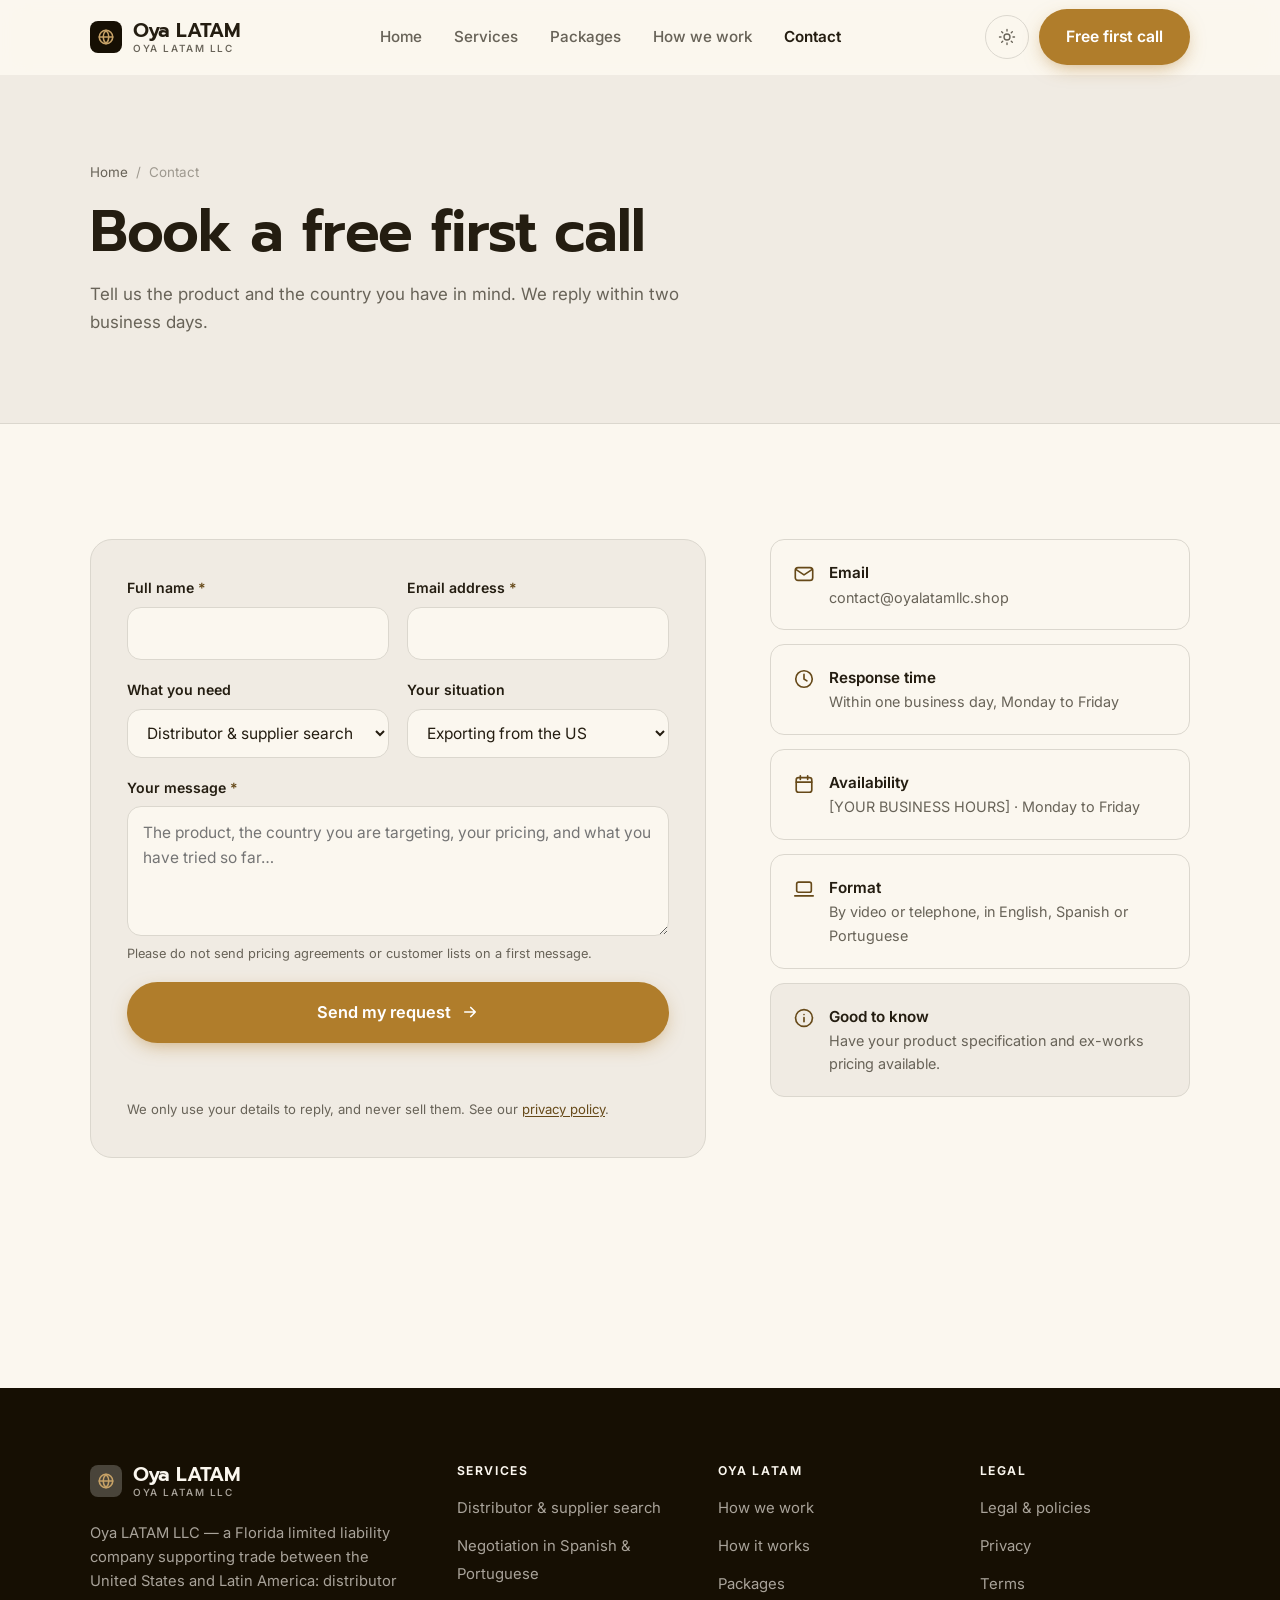
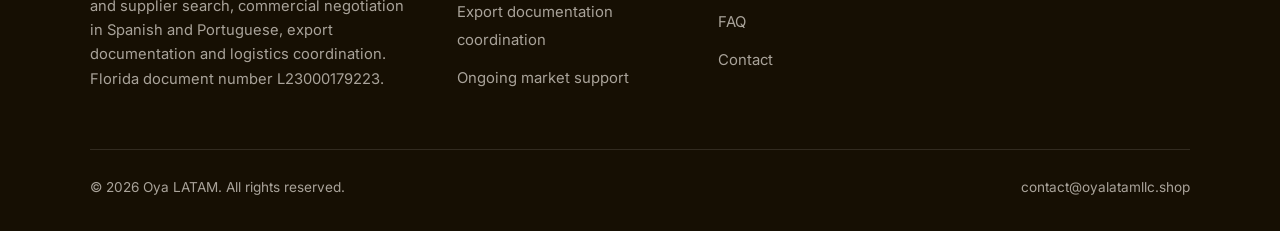
<file: contact.html>
<!DOCTYPE html>
<html lang="en" class="no-js">
<head>
<meta charset="utf-8">
<meta name="viewport" content="width=device-width, initial-scale=1">
<title>Contact — Oya LATAM</title>
<meta name="description" content="Contact Oya LATAM LLC. We reply within two business days.">
<link rel="canonical" href="https://oyalatamllc.shop/contact.html">

<meta property="og:type" content="website">
<meta property="og:url" content="https://oyalatamllc.shop/contact.html">
<meta property="og:site_name" content="Oya LATAM">
<meta property="og:locale" content="en_US">
<meta property="og:title" content="Contact — Oya LATAM">
<meta property="og:description" content="Contact Oya LATAM LLC. We reply within two business days.">
<meta name="theme-color" content="#160f03">

<link rel="icon" href="assets/img/favicon.svg" type="image/svg+xml">
<link rel="preconnect" href="https://fonts.googleapis.com">
<link rel="preconnect" href="https://fonts.gstatic.com" crossorigin>
<link rel="stylesheet" href="https://fonts.googleapis.com/css2?family=Prompt:wght@400;500;600;700&family=Inter:wght@400..700&display=swap">
<link rel="stylesheet" href="assets/css/style.css">

<!-- Thème appliqué avant le premier rendu (évite le flash) -->
<script>
document.documentElement.classList.remove('no-js');
(function(){try{var t=localStorage.getItem('site-theme');if(t){document.documentElement.setAttribute('data-theme',t);}}catch(e){}})();
</script>
</head>

<body>
<a class="skip-link" href="#main">Skip to main content</a>

<header class="site-header">
  <nav class="wrap nav" aria-label="Main navigation">
    <a class="brand" href="index.html">
      <svg class="brand__mark" viewBox="0 0 64 64" aria-hidden="true">
        <rect class="bm-bg" width="64" height="64" rx="16"/>
        <g class="bm-ic" transform="translate(14 14) scale(1.5)" fill="none" stroke-width="2.1" stroke-linecap="round" stroke-linejoin="round"><circle cx="12" cy="12" r="9"/><path d="M3 12h18M12 3c2.5 2.7 3.8 5.7 3.8 9s-1.3 6.3-3.8 9c-2.5-2.7-3.8-5.7-3.8-9S9.5 5.7 12 3z"/></g>
      </svg>
      <span>Oya LATAM<span class="brand__sub">Oya LATAM LLC</span></span>
    </a>

    <ul class="nav__links" id="nav-links">
      <li><a href="index.html">Home</a></li>
      <li><a href="programs.html">Services</a></li>
      <li><a href="index.html#pricing">Packages</a></li>
      <li><a href="about.html">How we work</a></li>
      <li><a href="contact.html" aria-current="page">Contact</a></li>
      <li><a class="btn btn--primary" href="contact.html">Free first call</a></li>
    </ul>

    <div class="nav__cta">
      <button class="theme-toggle" type="button" aria-label="Switch to dark theme">
        <svg class="icon-sun" viewBox="0 0 24 24" fill="none" stroke="currentColor" stroke-width="1.8" stroke-linecap="round" aria-hidden="true"><circle cx="12" cy="12" r="4"/><path d="M12 2v2m0 16v2M2 12h2m16 0h2M4.9 4.9l1.4 1.4m11.4 11.4 1.4 1.4M19.1 4.9l-1.4 1.4M6.3 17.7l-1.4 1.4"/></svg>
        <svg class="icon-moon" viewBox="0 0 24 24" fill="none" stroke="currentColor" stroke-width="1.8" stroke-linecap="round" stroke-linejoin="round" aria-hidden="true"><path d="M21 12.8A9 9 0 1 1 11.2 3a7 7 0 0 0 9.8 9.8z"/></svg>
      </button>
      <a class="btn btn--primary" href="contact.html">Free first call</a>
      <button class="nav__toggle" type="button" aria-expanded="false" aria-controls="nav-links" aria-label="Open menu">
        <svg class="icon-open" viewBox="0 0 24 24" fill="none" stroke="currentColor" stroke-width="2" stroke-linecap="round" aria-hidden="true"><path d="M3 6h18M3 12h18M3 18h18"/></svg>
        <svg class="icon-close" viewBox="0 0 24 24" fill="none" stroke="currentColor" stroke-width="2" stroke-linecap="round" aria-hidden="true"><path d="M6 6l12 12M18 6L6 18"/></svg>
      </button>
    </div>
  </nav>
</header>

<main id="main">

<section class="page-head">
  <div class="wrap">
    <nav class="breadcrumb" aria-label="Breadcrumb">
      <a href="index.html">Home</a><span>/</span><span aria-current="page">Contact</span>
    </nav>
    <h1>Book a free first call</h1>
    <p>Tell us the product and the country you have in mind. We reply within two business days.</p>
  </div>
</section>

<section class="section wrap">
  <div class="form-layout">

    <!--
      FORM: the action attribute holds a placeholder id. Create a free form at
      https://formspree.io and replace VOTRE_ID_FORMSPREE. Until then, the button
      opens the visitor's email app with a pre-filled message to contact@oyalatamllc.shop.
    -->
    <form class="form" id="contact-form" action="https://formspree.io/f/VOTRE_ID_FORMSPREE" method="POST"
          data-email="contact@oyalatamllc.shop" data-subject="Trade enquiry"
          data-msg-mail="Your email app will open with the message ready to send." data-msg-sending="Sending…"
          data-msg-ok="Thanks! Your message is on its way. We reply within one business day." data-msg-err="Sending failed. Please email us directly at">
      <div class="form__row">
        <div class="field">
          <label for="nom">Full name <span class="req" aria-hidden="true">*</span></label>
          <input type="text" id="nom" name="nom" autocomplete="name" required>
        </div>
        <div class="field">
          <label for="email">Email address <span class="req" aria-hidden="true">*</span></label>
          <input type="email" id="email" name="email" autocomplete="email" required>
        </div>
      </div>

      <div class="form__row">
        <div class="field">
          <label for="programme">What you need</label>
          <select id="programme" name="programme">
            <option>Distributor &amp; supplier search</option>
            <option>Negotiation in Spanish &amp; Portuguese</option>
            <option>Export documentation coordination</option>
            <option>Ongoing market support</option>
            <option>Not sure yet</option>
          </select>
        </div>
        <div class="field">
          <label for="niveau">Your situation</label>
          <select id="niveau" name="niveau">
            <option>Exporting from the US</option>
            <option>Importing into the US</option>
            <option>Finding a distributor</option>
            <option>Not sure yet</option>
          </select>
        </div>
      </div>

      <div class="field">
        <label for="message">Your message <span class="req" aria-hidden="true">*</span></label>
        <textarea id="message" name="message" required placeholder="The product, the country you are targeting, your pricing, and what you have tried so far…"></textarea>
        <span class="field__hint">Please do not send pricing agreements or customer lists on a first message.</span>
      </div>

      <!-- Bot trap: hidden from humans -->
      <div class="visually-hidden" aria-hidden="true">
        <label for="site-web">Leave this field empty</label>
        <input type="text" id="site-web" name="_gotcha" tabindex="-1" autocomplete="off">
      </div>

      <button class="btn btn--primary btn--lg" type="submit">Send my request <svg viewBox="0 0 24 24" fill="none" stroke="currentColor" stroke-width="2.2" stroke-linecap="round" stroke-linejoin="round" aria-hidden="true"><path d="M5 12h14M13 6l6 6-6 6"/></svg></button>

      <p id="form-status" class="form__status" role="status" aria-live="polite"></p>

      <p class="form__note">
        We only use your details to reply, and never sell them. See our <a href="legal.html#privacy">privacy policy</a>.
      </p>
    </form>

    <aside class="contact-aside">
      <div class="contact-card">
        <svg viewBox="0 0 24 24" fill="none" stroke="currentColor" stroke-width="1.8" stroke-linecap="round" stroke-linejoin="round" aria-hidden="true"><rect x="2.5" y="5" width="19" height="14" rx="3"/><path d="M3 7l9 6 9-6"/></svg>
        <div><b>Email</b><a href="mailto:contact@oyalatamllc.shop">contact@oyalatamllc.shop</a></div>
      </div>
      <div class="contact-card">
        <svg viewBox="0 0 24 24" fill="none" stroke="currentColor" stroke-width="1.8" stroke-linecap="round" stroke-linejoin="round" aria-hidden="true"><circle cx="12" cy="12" r="9"/><path d="M12 7v5l3.2 2"/></svg>
        <div><b>Response time</b><span>Within one business day, Monday to Friday</span></div>
      </div>
      <div class="contact-card">
        <svg viewBox="0 0 24 24" fill="none" stroke="currentColor" stroke-width="1.8" stroke-linecap="round" stroke-linejoin="round" aria-hidden="true"><rect x="3.5" y="5" width="17" height="16" rx="2.5"/><path d="M8 3v4M16 3v4M3.5 10h17"/></svg>
        <div><b>Availability</b><span>[YOUR BUSINESS HOURS] · Monday to Friday</span></div>
      </div>
      <div class="contact-card">
        <svg viewBox="0 0 24 24" fill="none" stroke="currentColor" stroke-width="1.8" stroke-linecap="round" stroke-linejoin="round" aria-hidden="true"><rect x="4" y="4.5" width="16" height="11" rx="2"/><path d="M2 19.5h20"/></svg>
        <div><b>Format</b><span>By video or telephone, in English, Spanish or Portuguese</span></div>
      </div>
      <div class="contact-card contact-card--soft">
        <svg viewBox="0 0 24 24" fill="none" stroke="currentColor" stroke-width="1.8" stroke-linecap="round" stroke-linejoin="round" aria-hidden="true"><circle cx="12" cy="12" r="9.2"/><path d="M12 16v-4.5M12 8.2v.1"/></svg>
        <div><b>Good to know</b><span>Have your product specification and ex-works pricing available.</span></div>
      </div>
    </aside>

  </div>
</section>

</main>

<footer class="site-footer">
  <div class="wrap">
    <div class="footer__grid">
      <div class="footer__brand">
        <a class="brand" href="index.html">
          <svg class="brand__mark" viewBox="0 0 64 64" aria-hidden="true">
        <rect class="bm-bg" width="64" height="64" rx="16"/>
        <g class="bm-ic" transform="translate(14 14) scale(1.5)" fill="none" stroke-width="2.1" stroke-linecap="round" stroke-linejoin="round"><circle cx="12" cy="12" r="9"/><path d="M3 12h18M12 3c2.5 2.7 3.8 5.7 3.8 9s-1.3 6.3-3.8 9c-2.5-2.7-3.8-5.7-3.8-9S9.5 5.7 12 3z"/></g>
      </svg>
          <span>Oya LATAM<span class="brand__sub">Oya LATAM LLC</span></span>
        </a>
        <p>Oya LATAM LLC — a Florida limited liability company supporting trade between the United States and Latin America: distributor and supplier search, commercial negotiation in Spanish and Portuguese, export documentation and logistics coordination. Florida document number L23000179223.</p>
      </div>

      <div class="footer__col">
        <h4>Services</h4>
        <ul>
          <li><a href="programs.html#partners">Distributor &amp; supplier search</a></li>
          <li><a href="programs.html#language">Negotiation in Spanish &amp; Portuguese</a></li>
          <li><a href="programs.html#documents">Export documentation coordination</a></li>
          <li><a href="programs.html#ongoing">Ongoing market support</a></li>
        </ul>
      </div>

      <div class="footer__col">
        <h4>Oya LATAM</h4>
        <ul>
          <li><a href="about.html">How we work</a></li>
          <li><a href="index.html#how-it-works">How it works</a></li>
          <li><a href="index.html#pricing">Packages</a></li>
          <li><a href="index.html#faq">FAQ</a></li>
          <li><a href="contact.html">Contact</a></li>
        </ul>
      </div>

      <div class="footer__col">
        <h4>Legal</h4>
        <ul>
          <li><a href="legal.html">Legal &amp; policies</a></li>
          <li><a href="legal.html#privacy">Privacy</a></li>
          <li><a href="legal.html#terms">Terms</a></li>
        </ul>
      </div>
    </div>

    <div class="footer__bottom">
      <p>© <span data-year>2026</span> Oya LATAM. All rights reserved.</p>
      <p><a href="mailto:contact@oyalatamllc.shop">contact@oyalatamllc.shop</a></p>
    </div>
  </div>
</footer>

<script src="assets/js/main.js" defer></script>
</body>
</html>
</file>
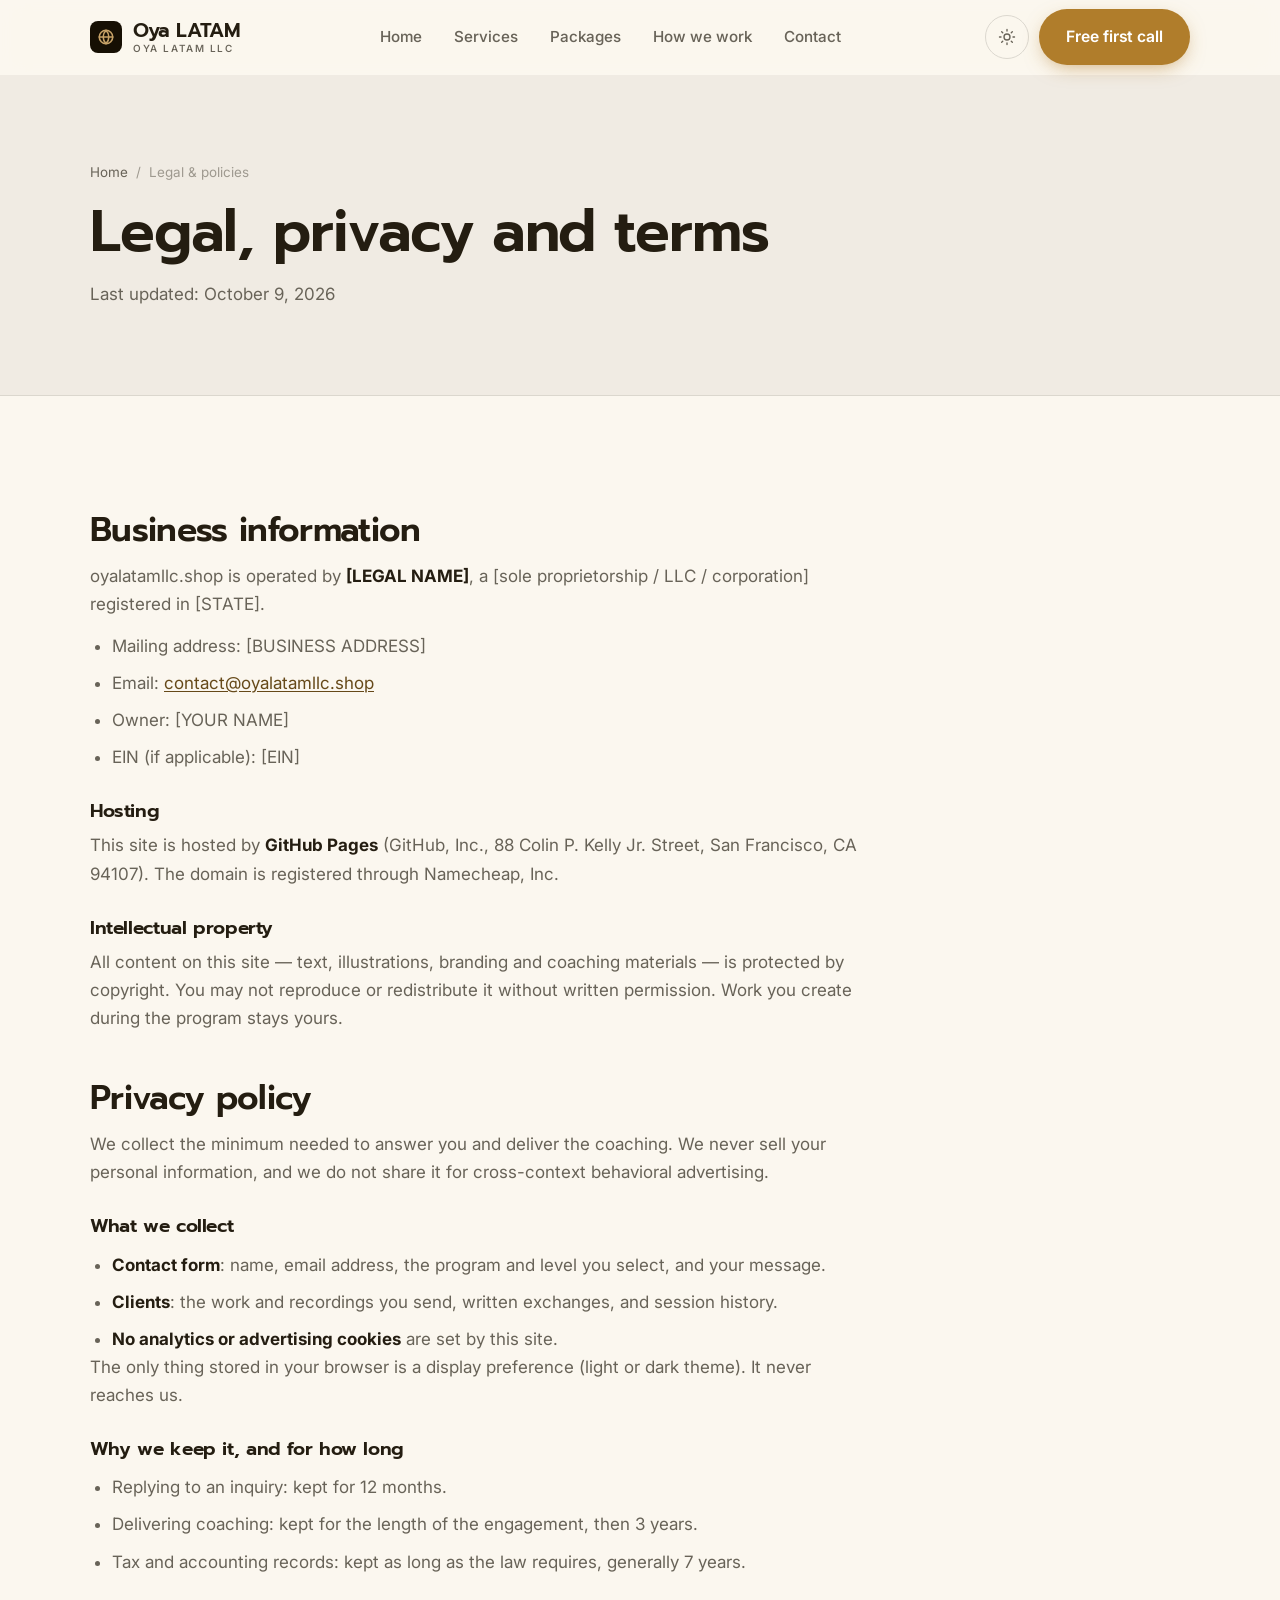
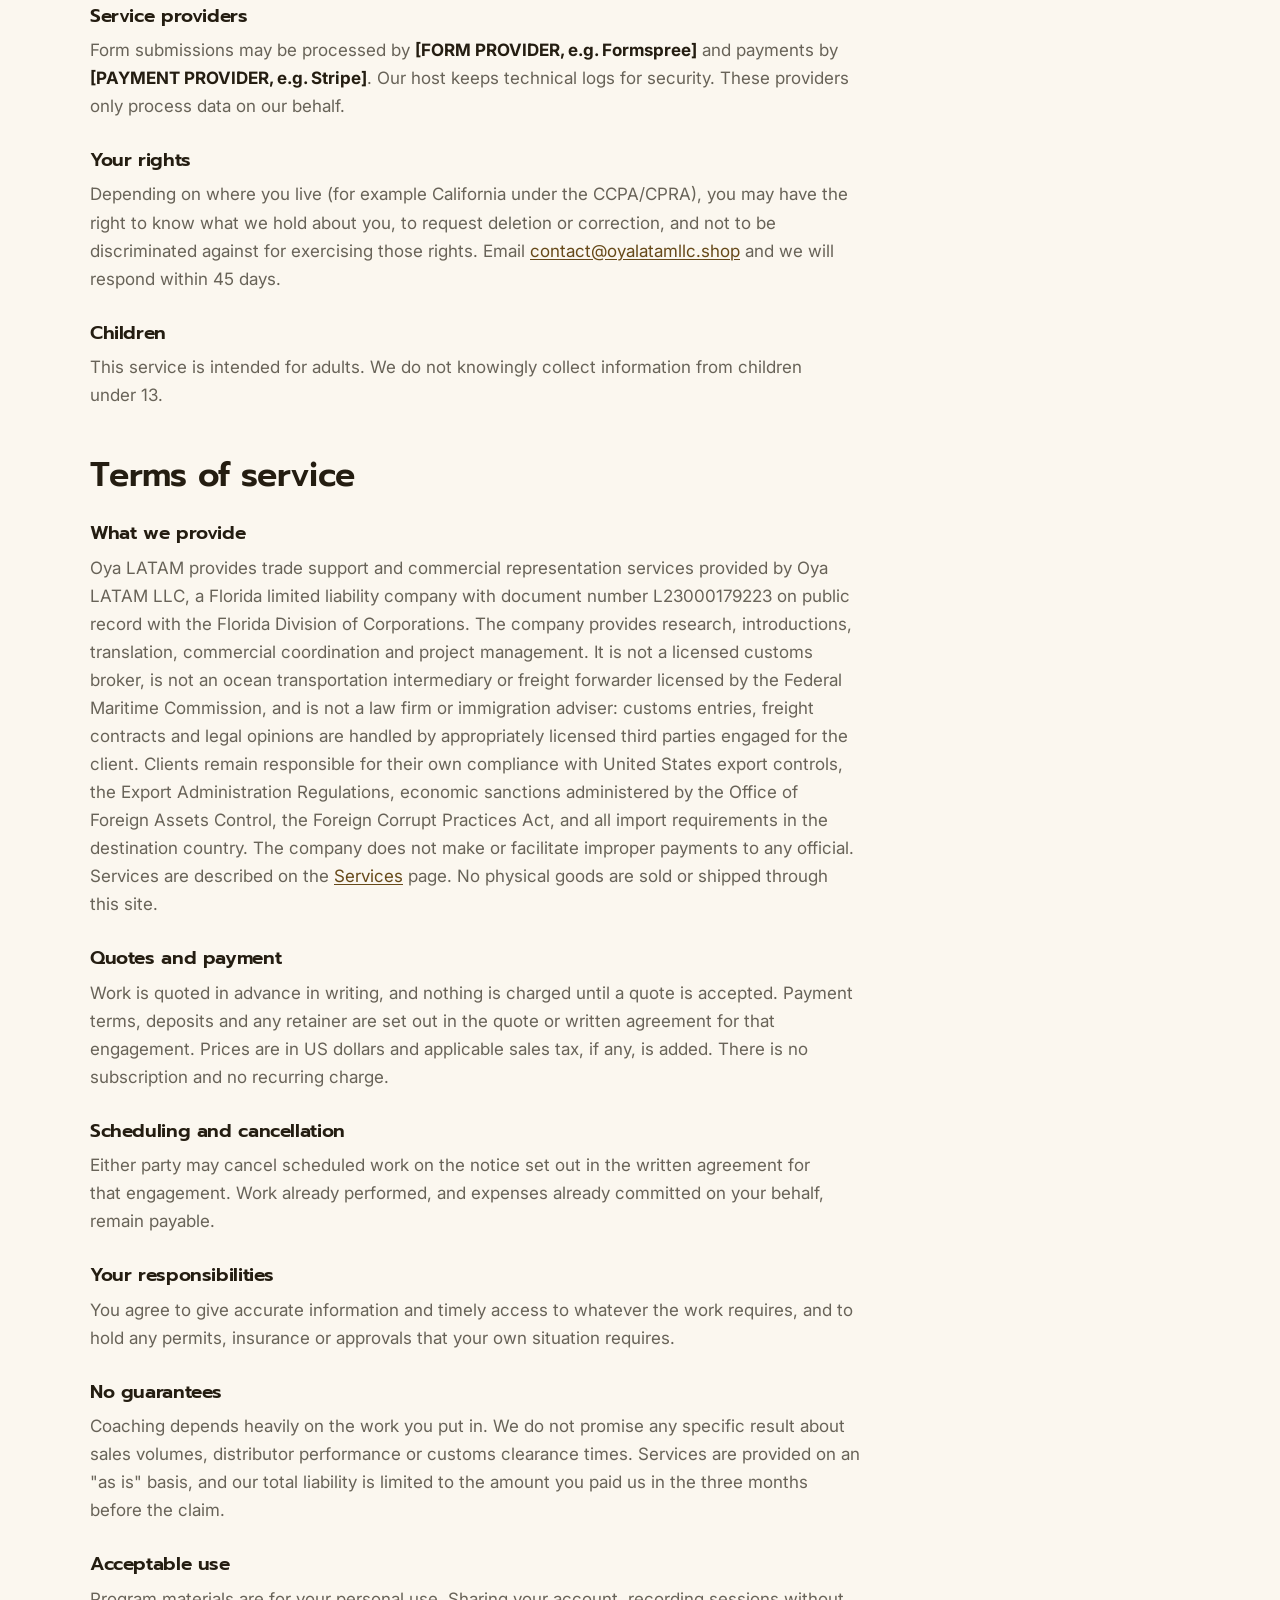
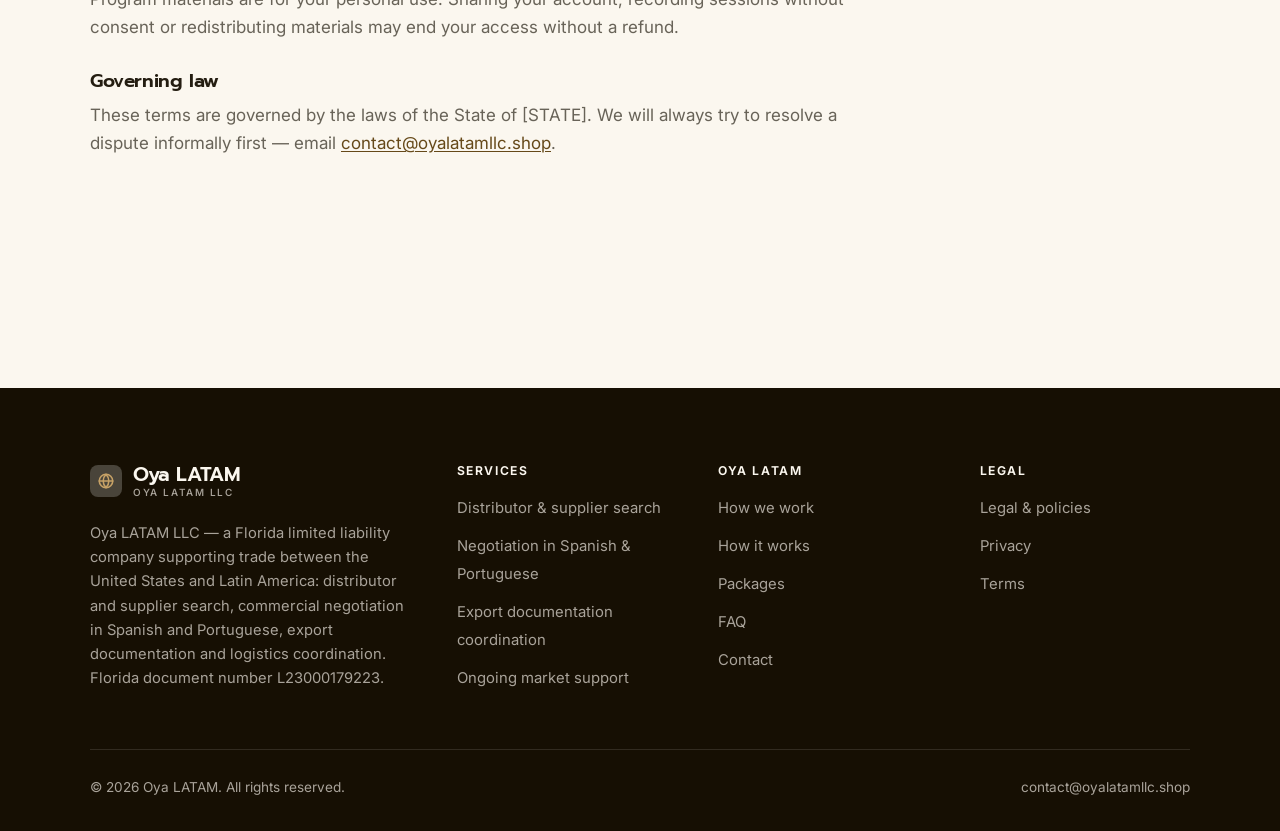
<file: legal.html>
<!DOCTYPE html>
<html lang="en" class="no-js">
<head>
<meta charset="utf-8">
<meta name="viewport" content="width=device-width, initial-scale=1">
<title>Legal, privacy and terms — Oya LATAM</title>
<meta name="description" content="Business information, privacy policy and terms of service for Oya LATAM.">
<meta name="robots" content="noindex">

<meta property="og:type" content="website">
<meta property="og:url" content="https://oyalatamllc.shop/legal.html">
<meta property="og:site_name" content="Oya LATAM">
<meta property="og:locale" content="en_US">
<meta property="og:title" content="Legal, privacy and terms — Oya LATAM">
<meta property="og:description" content="Business information, privacy policy and terms of service for Oya LATAM.">
<meta name="theme-color" content="#160f03">

<link rel="icon" href="assets/img/favicon.svg" type="image/svg+xml">
<link rel="preconnect" href="https://fonts.googleapis.com">
<link rel="preconnect" href="https://fonts.gstatic.com" crossorigin>
<link rel="stylesheet" href="https://fonts.googleapis.com/css2?family=Prompt:wght@400;500;600;700&family=Inter:wght@400..700&display=swap">
<link rel="stylesheet" href="assets/css/style.css">

<!-- Thème appliqué avant le premier rendu (évite le flash) -->
<script>
document.documentElement.classList.remove('no-js');
(function(){try{var t=localStorage.getItem('site-theme');if(t){document.documentElement.setAttribute('data-theme',t);}}catch(e){}})();
</script>
</head>

<body>
<a class="skip-link" href="#main">Skip to main content</a>

<header class="site-header">
  <nav class="wrap nav" aria-label="Main navigation">
    <a class="brand" href="index.html">
      <svg class="brand__mark" viewBox="0 0 64 64" aria-hidden="true">
        <rect class="bm-bg" width="64" height="64" rx="16"/>
        <g class="bm-ic" transform="translate(14 14) scale(1.5)" fill="none" stroke-width="2.1" stroke-linecap="round" stroke-linejoin="round"><circle cx="12" cy="12" r="9"/><path d="M3 12h18M12 3c2.5 2.7 3.8 5.7 3.8 9s-1.3 6.3-3.8 9c-2.5-2.7-3.8-5.7-3.8-9S9.5 5.7 12 3z"/></g>
      </svg>
      <span>Oya LATAM<span class="brand__sub">Oya LATAM LLC</span></span>
    </a>

    <ul class="nav__links" id="nav-links">
      <li><a href="index.html">Home</a></li>
      <li><a href="programs.html">Services</a></li>
      <li><a href="index.html#pricing">Packages</a></li>
      <li><a href="about.html">How we work</a></li>
      <li><a href="contact.html">Contact</a></li>
      <li><a class="btn btn--primary" href="contact.html">Free first call</a></li>
    </ul>

    <div class="nav__cta">
      <button class="theme-toggle" type="button" aria-label="Switch to dark theme">
        <svg class="icon-sun" viewBox="0 0 24 24" fill="none" stroke="currentColor" stroke-width="1.8" stroke-linecap="round" aria-hidden="true"><circle cx="12" cy="12" r="4"/><path d="M12 2v2m0 16v2M2 12h2m16 0h2M4.9 4.9l1.4 1.4m11.4 11.4 1.4 1.4M19.1 4.9l-1.4 1.4M6.3 17.7l-1.4 1.4"/></svg>
        <svg class="icon-moon" viewBox="0 0 24 24" fill="none" stroke="currentColor" stroke-width="1.8" stroke-linecap="round" stroke-linejoin="round" aria-hidden="true"><path d="M21 12.8A9 9 0 1 1 11.2 3a7 7 0 0 0 9.8 9.8z"/></svg>
      </button>
      <a class="btn btn--primary" href="contact.html">Free first call</a>
      <button class="nav__toggle" type="button" aria-expanded="false" aria-controls="nav-links" aria-label="Open menu">
        <svg class="icon-open" viewBox="0 0 24 24" fill="none" stroke="currentColor" stroke-width="2" stroke-linecap="round" aria-hidden="true"><path d="M3 6h18M3 12h18M3 18h18"/></svg>
        <svg class="icon-close" viewBox="0 0 24 24" fill="none" stroke="currentColor" stroke-width="2" stroke-linecap="round" aria-hidden="true"><path d="M6 6l12 12M18 6L6 18"/></svg>
      </button>
    </div>
  </nav>
</header>

<main id="main">

<section class="page-head">
  <div class="wrap">
    <nav class="breadcrumb" aria-label="Breadcrumb">
      <a href="index.html">Home</a><span>/</span><span aria-current="page">Legal &amp; policies</span>
    </nav>
    <h1>Legal, privacy and terms</h1>
    <p>Last updated: <time datetime="2026-10-09">October 9, 2026</time></p>
  </div>
</section>

<section class="section wrap">
  <div class="prose">

    <!--
      TO DO: this is a skeleton, not legal advice. Replace every [BRACKET] with
      your real details before selling, and have a lawyer review it if you can.
      Consumer protection rules differ by state.
    -->

    <h2 id="business">Business information</h2>
    <p>
      oyalatamllc.shop is operated by <strong>[LEGAL NAME]</strong>, a [sole proprietorship / LLC / corporation]
      registered in [STATE].
    </p>
    <ul>
      <li>Mailing address: [BUSINESS ADDRESS]</li>
      <li>Email: <a href="mailto:contact@oyalatamllc.shop">contact@oyalatamllc.shop</a></li>
      <li>Owner: [YOUR NAME]</li>
      <li>EIN (if applicable): [EIN]</li>
    </ul>

    <h3>Hosting</h3>
    <p>
      This site is hosted by <strong>GitHub Pages</strong> (GitHub, Inc., 88 Colin P. Kelly Jr. Street,
      San Francisco, CA 94107). The domain is registered through Namecheap, Inc.
    </p>

    <h3>Intellectual property</h3>
    <p>
      All content on this site — text, illustrations, branding and coaching materials — is protected by
      copyright. You may not reproduce or redistribute it without written permission. Work you create during
      the program stays yours.
    </p>

    <h2 id="privacy">Privacy policy</h2>
    <p>
      We collect the minimum needed to answer you and deliver the coaching. We never sell your personal
      information, and we do not share it for cross-context behavioral advertising.
    </p>
    <h3>What we collect</h3>
    <ul>
      <li><strong>Contact form</strong>: name, email address, the program and level you select, and your message.</li>
      <li><strong>Clients</strong>: the work and recordings you send, written exchanges, and session history.</li>
      <li><strong>No analytics or advertising cookies</strong> are set by this site.</li>
    </ul>
    <p>
      The only thing stored in your browser is a display preference (light or dark theme). It never reaches us.
    </p>
    <h3>Why we keep it, and for how long</h3>
    <ul>
      <li>Replying to an inquiry: kept for 12 months.</li>
      <li>Delivering coaching: kept for the length of the engagement, then 3 years.</li>
      <li>Tax and accounting records: kept as long as the law requires, generally 7 years.</li>
    </ul>
    <h3>Service providers</h3>
    <p>
      Form submissions may be processed by <strong>[FORM PROVIDER, e.g. Formspree]</strong> and payments by
      <strong>[PAYMENT PROVIDER, e.g. Stripe]</strong>. Our host keeps technical logs for security. These
      providers only process data on our behalf.
    </p>
    <h3>Your rights</h3>
    <p>
      Depending on where you live (for example California under the CCPA/CPRA), you may have the right to
      know what we hold about you, to request deletion or correction, and not to be discriminated against for
      exercising those rights. Email <a href="mailto:contact@oyalatamllc.shop">contact@oyalatamllc.shop</a> and we will respond within 45 days.
    </p>
    <h3>Children</h3>
    <p>
      This service is intended for adults. We do not knowingly collect information from children under 13.
    </p>

    <h2 id="terms">Terms of service</h2>
    <h3>What we provide</h3>
    <p>
      Oya LATAM provides trade support and commercial representation services provided by Oya LATAM LLC, a Florida limited liability company with document number L23000179223 on public record with the Florida Division of Corporations. The company provides research, introductions, translation, commercial coordination and project management. It is not a licensed customs broker, is not an ocean transportation intermediary or freight forwarder licensed by the Federal Maritime Commission, and is not a law firm or immigration adviser: customs entries, freight contracts and legal opinions are handled by appropriately licensed third parties engaged for the client. Clients remain responsible for their own compliance with United States export controls, the Export Administration Regulations, economic sanctions administered by the Office of Foreign Assets Control, the Foreign Corrupt Practices Act, and all import requirements in the destination country. The company does not make or facilitate improper payments to any official. Services are described on the
      <a href="programs.html">Services</a> page. No physical goods are sold or shipped through this site.
    </p>
    <h3>Quotes and payment</h3>
    <p>
      Work is quoted in advance in writing, and nothing is charged until a quote is accepted. Payment terms,
      deposits and any retainer are set out in the quote or written agreement for that engagement. Prices are in
      US dollars and applicable sales tax, if any, is added. There is no subscription and no recurring charge.
    </p>
    <h3>Scheduling and cancellation</h3>
    <p>
      Either party may cancel scheduled work on the notice set out in the written agreement for that engagement.
      Work already performed, and expenses already committed on your behalf, remain payable.
    </p>
    <h3>Your responsibilities</h3>
    <p>
      You agree to give accurate information and timely access to whatever the work requires, and to hold any
      permits, insurance or approvals that your own situation requires.
    </p>

    <h3>No guarantees</h3>
    <p>
      Coaching depends heavily on the work you put in. We do not promise any specific result
      about sales volumes, distributor performance or customs clearance times. Services are provided on an "as is" basis, and our total
      liability is limited to the amount you paid us in the three months before the claim.
    </p>
    <h3>Acceptable use</h3>
    <p>
      Program materials are for your personal use. Sharing your account, recording sessions without consent
      or redistributing materials may end your access without a refund.
    </p>
    <h3>Governing law</h3>
    <p>
      These terms are governed by the laws of the State of [STATE]. We will always try to resolve a dispute
      informally first — email <a href="mailto:contact@oyalatamllc.shop">contact@oyalatamllc.shop</a>.
    </p>

  </div>
</section>

</main>

<footer class="site-footer">
  <div class="wrap">
    <div class="footer__grid">
      <div class="footer__brand">
        <a class="brand" href="index.html">
          <svg class="brand__mark" viewBox="0 0 64 64" aria-hidden="true">
        <rect class="bm-bg" width="64" height="64" rx="16"/>
        <g class="bm-ic" transform="translate(14 14) scale(1.5)" fill="none" stroke-width="2.1" stroke-linecap="round" stroke-linejoin="round"><circle cx="12" cy="12" r="9"/><path d="M3 12h18M12 3c2.5 2.7 3.8 5.7 3.8 9s-1.3 6.3-3.8 9c-2.5-2.7-3.8-5.7-3.8-9S9.5 5.7 12 3z"/></g>
      </svg>
          <span>Oya LATAM<span class="brand__sub">Oya LATAM LLC</span></span>
        </a>
        <p>Oya LATAM LLC — a Florida limited liability company supporting trade between the United States and Latin America: distributor and supplier search, commercial negotiation in Spanish and Portuguese, export documentation and logistics coordination. Florida document number L23000179223.</p>
      </div>

      <div class="footer__col">
        <h4>Services</h4>
        <ul>
          <li><a href="programs.html#partners">Distributor &amp; supplier search</a></li>
          <li><a href="programs.html#language">Negotiation in Spanish &amp; Portuguese</a></li>
          <li><a href="programs.html#documents">Export documentation coordination</a></li>
          <li><a href="programs.html#ongoing">Ongoing market support</a></li>
        </ul>
      </div>

      <div class="footer__col">
        <h4>Oya LATAM</h4>
        <ul>
          <li><a href="about.html">How we work</a></li>
          <li><a href="index.html#how-it-works">How it works</a></li>
          <li><a href="index.html#pricing">Packages</a></li>
          <li><a href="index.html#faq">FAQ</a></li>
          <li><a href="contact.html">Contact</a></li>
        </ul>
      </div>

      <div class="footer__col">
        <h4>Legal</h4>
        <ul>
          <li><a href="legal.html">Legal &amp; policies</a></li>
          <li><a href="legal.html#privacy">Privacy</a></li>
          <li><a href="legal.html#terms">Terms</a></li>
        </ul>
      </div>
    </div>

    <div class="footer__bottom">
      <p>© <span data-year>2026</span> Oya LATAM. All rights reserved.</p>
      <p><a href="mailto:contact@oyalatamllc.shop">contact@oyalatamllc.shop</a></p>
    </div>
  </div>
</footer>

<script src="assets/js/main.js" defer></script>
</body>
</html>
</file>
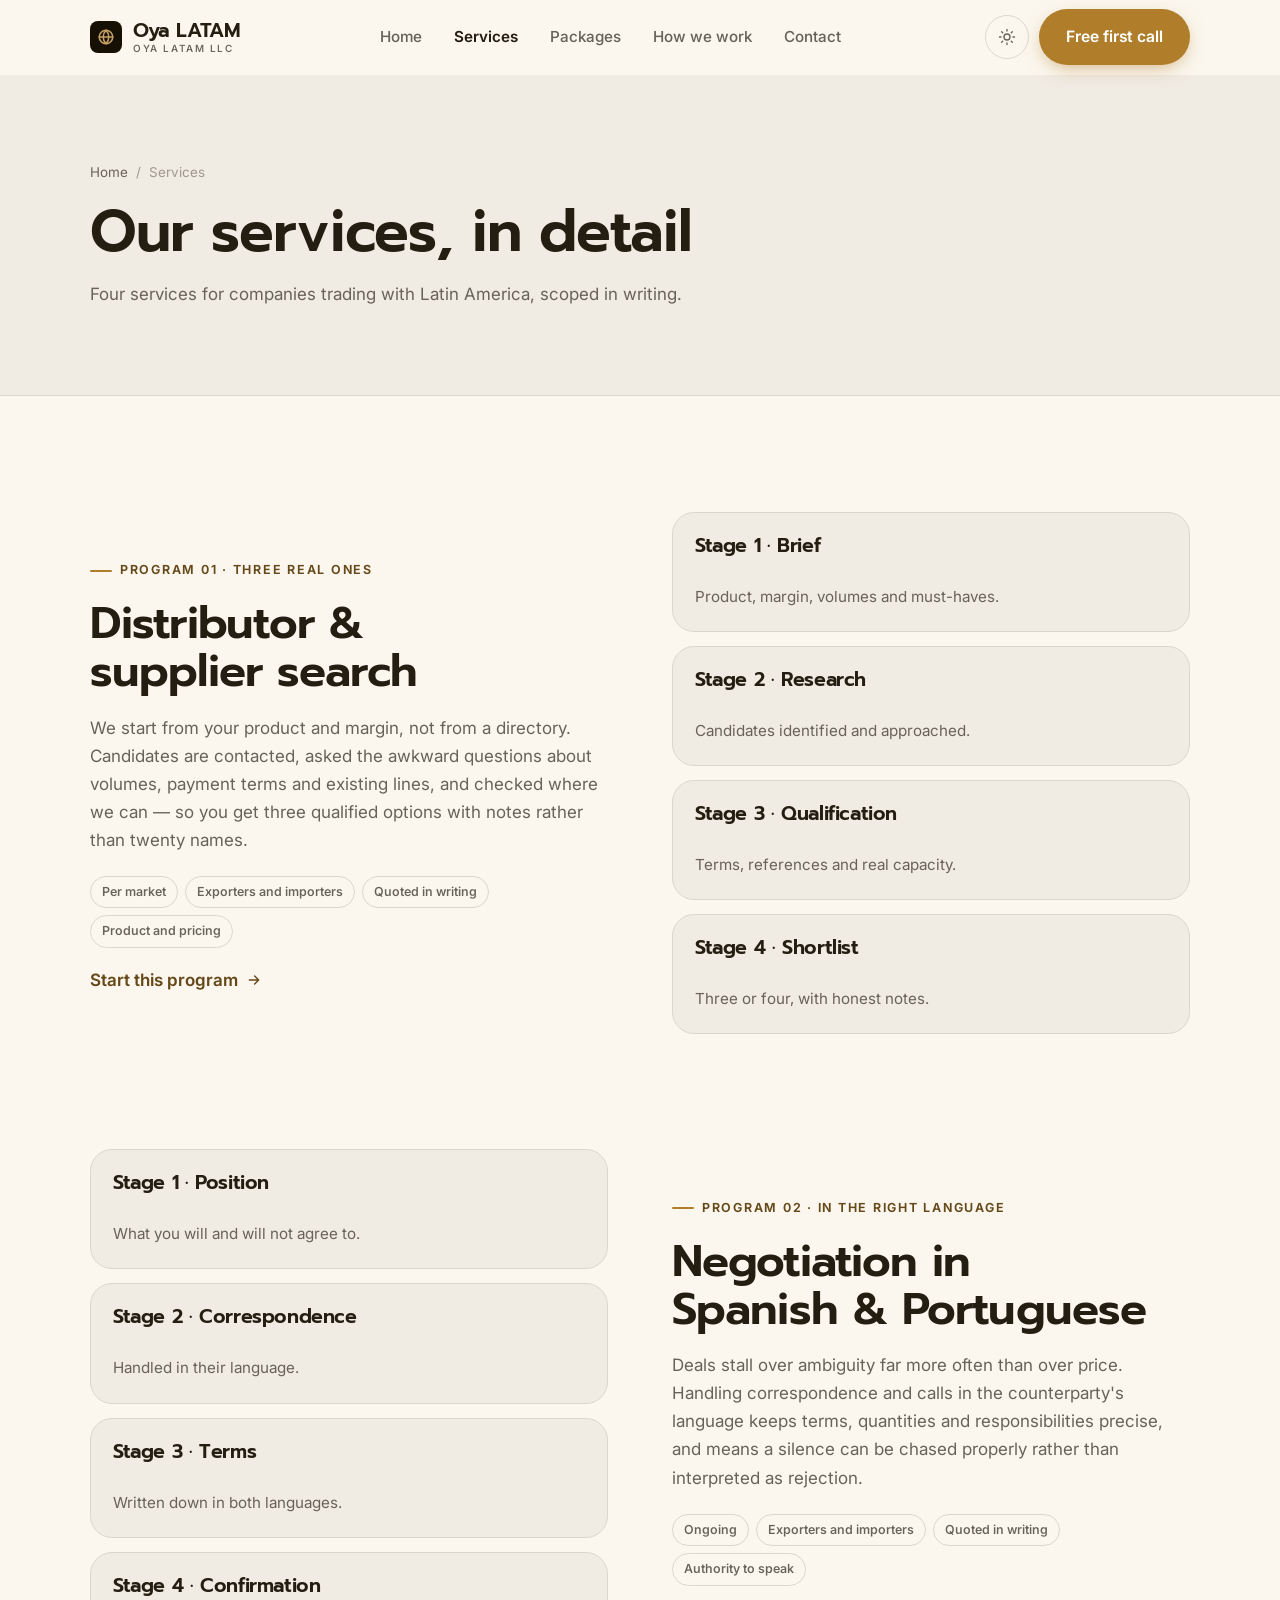
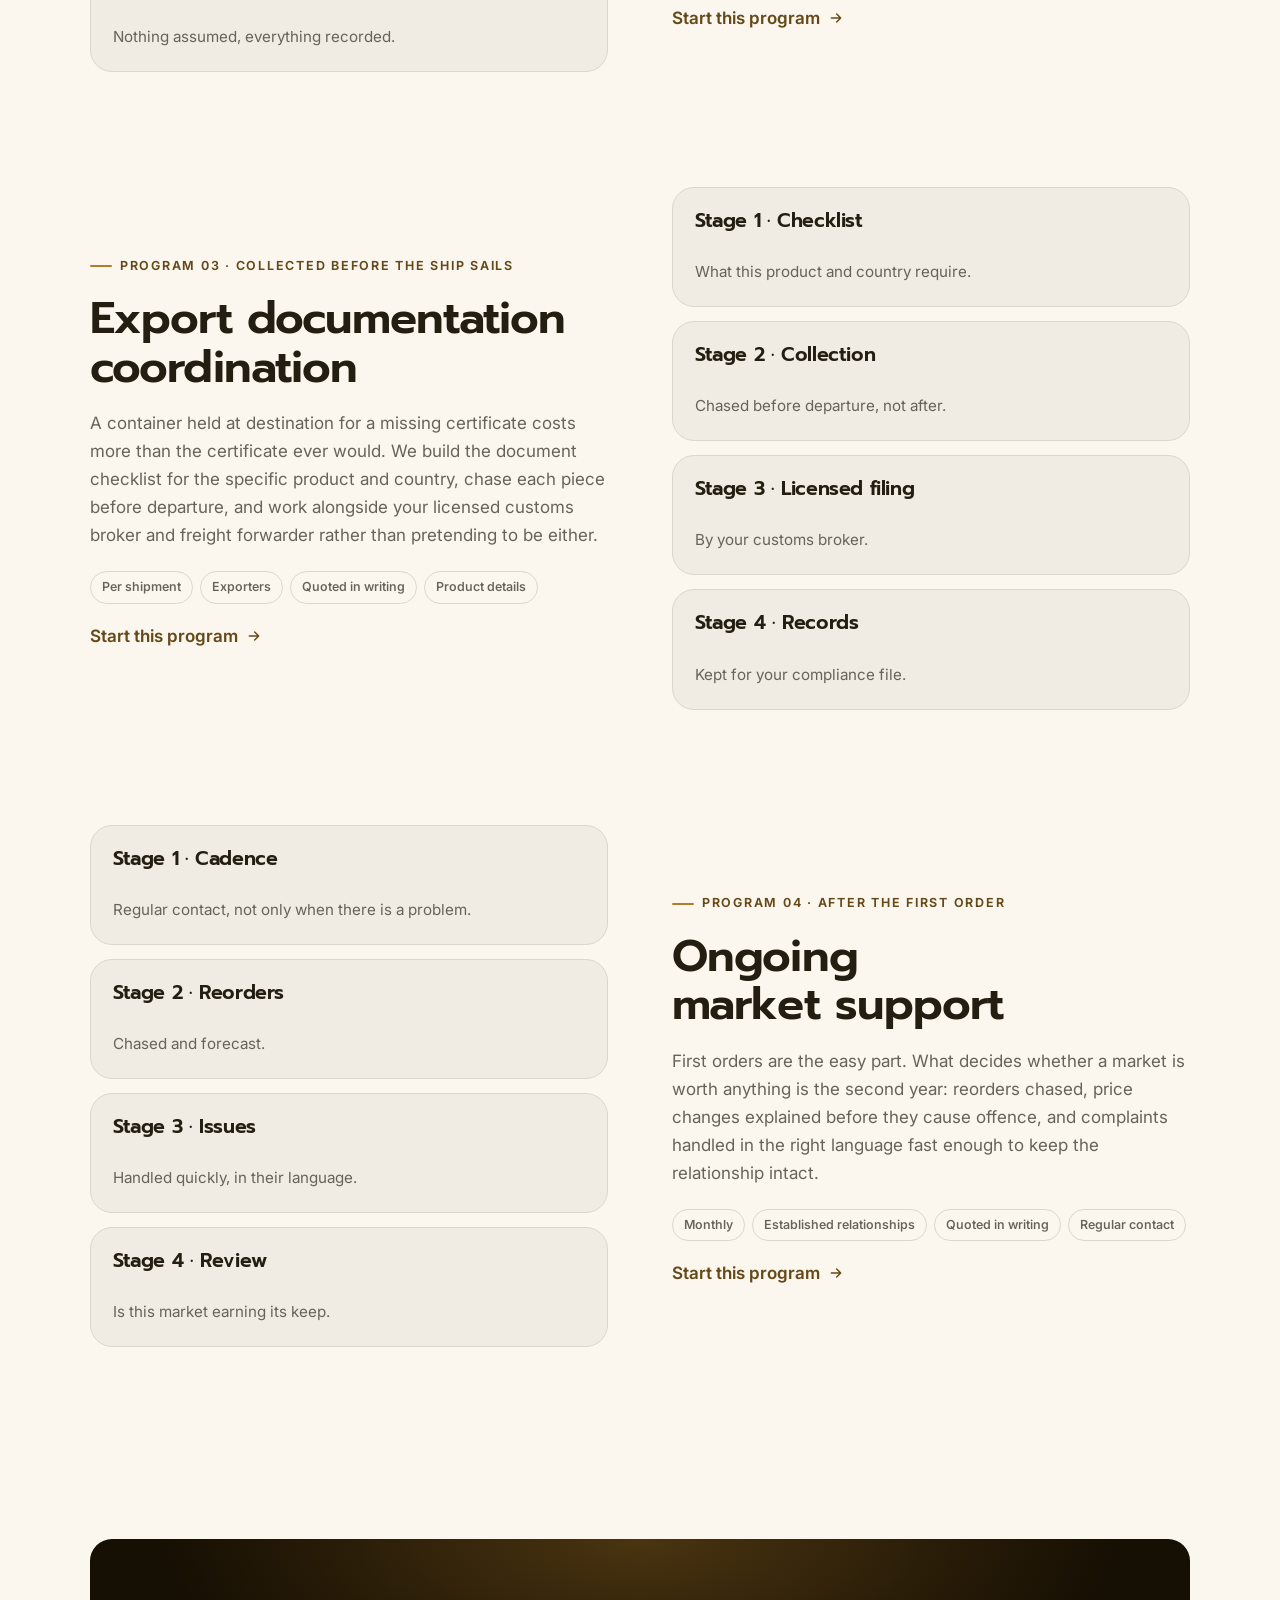
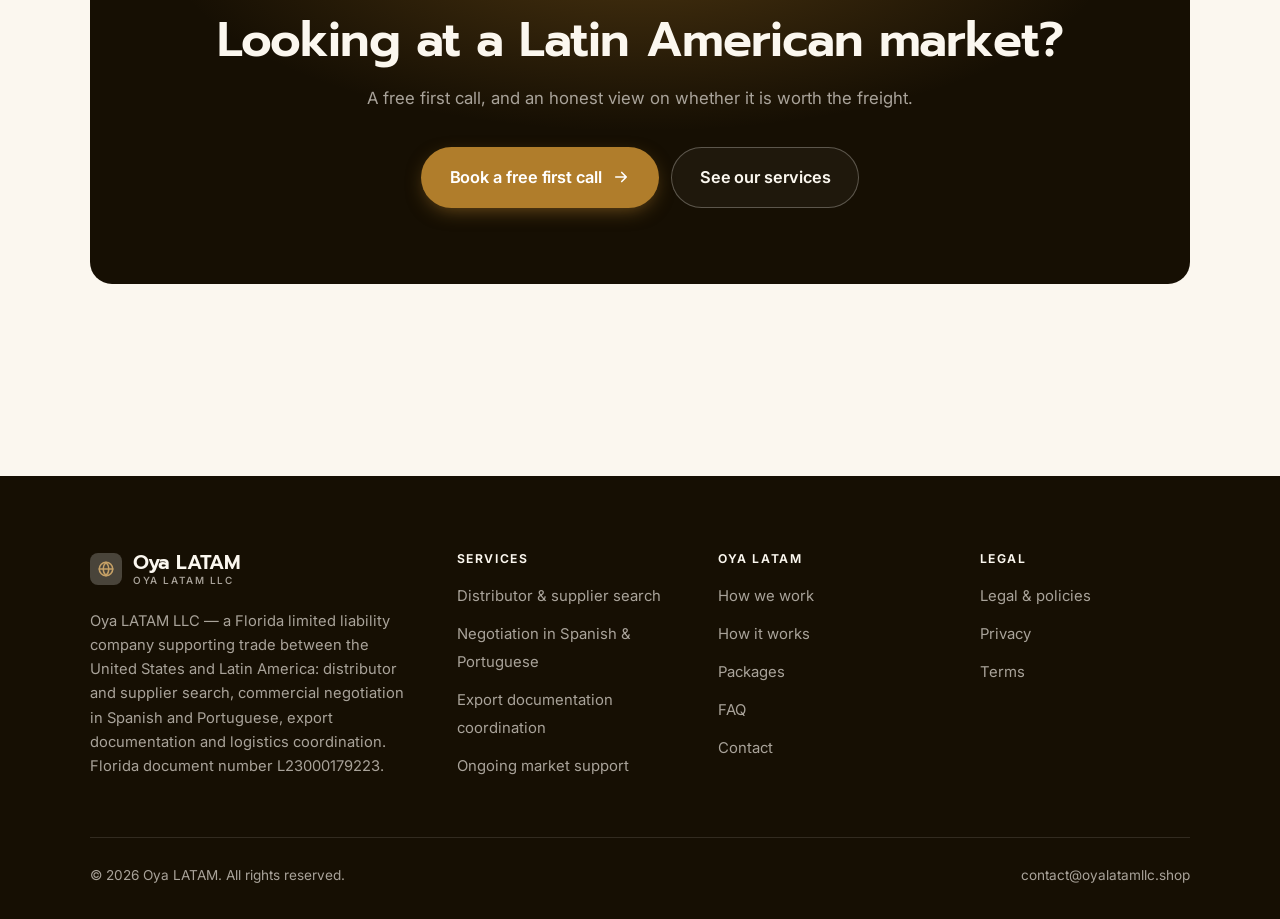
<file: programs.html>
<!DOCTYPE html>
<html lang="en" class="no-js">
<head>
<meta charset="utf-8">
<meta name="viewport" content="width=device-width, initial-scale=1">
<title>Services — Oya LATAM</title>
<meta name="description" content="Services of Oya LATAM LLC: distributor and supplier search, negotiation in Spanish and Portuguese, export documentation coordination, and ongoing market support.">
<link rel="canonical" href="https://oyalatamllc.shop/programs.html">

<meta property="og:type" content="website">
<meta property="og:url" content="https://oyalatamllc.shop/programs.html">
<meta property="og:site_name" content="Oya LATAM">
<meta property="og:locale" content="en_US">
<meta property="og:title" content="Services — Oya LATAM">
<meta property="og:description" content="Services of Oya LATAM LLC: distributor and supplier search, negotiation in Spanish and Portuguese, export documentation coordination, and ongoing market support.">
<meta name="theme-color" content="#160f03">

<link rel="icon" href="assets/img/favicon.svg" type="image/svg+xml">
<link rel="preconnect" href="https://fonts.googleapis.com">
<link rel="preconnect" href="https://fonts.gstatic.com" crossorigin>
<link rel="stylesheet" href="https://fonts.googleapis.com/css2?family=Prompt:wght@400;500;600;700&family=Inter:wght@400..700&display=swap">
<link rel="stylesheet" href="assets/css/style.css">

<!-- Thème appliqué avant le premier rendu (évite le flash) -->
<script>
document.documentElement.classList.remove('no-js');
(function(){try{var t=localStorage.getItem('site-theme');if(t){document.documentElement.setAttribute('data-theme',t);}}catch(e){}})();
</script>
</head>

<body>
<a class="skip-link" href="#main">Skip to main content</a>

<header class="site-header">
  <nav class="wrap nav" aria-label="Main navigation">
    <a class="brand" href="index.html">
      <svg class="brand__mark" viewBox="0 0 64 64" aria-hidden="true">
        <rect class="bm-bg" width="64" height="64" rx="16"/>
        <g class="bm-ic" transform="translate(14 14) scale(1.5)" fill="none" stroke-width="2.1" stroke-linecap="round" stroke-linejoin="round"><circle cx="12" cy="12" r="9"/><path d="M3 12h18M12 3c2.5 2.7 3.8 5.7 3.8 9s-1.3 6.3-3.8 9c-2.5-2.7-3.8-5.7-3.8-9S9.5 5.7 12 3z"/></g>
      </svg>
      <span>Oya LATAM<span class="brand__sub">Oya LATAM LLC</span></span>
    </a>

    <ul class="nav__links" id="nav-links">
      <li><a href="index.html">Home</a></li>
      <li><a href="programs.html" aria-current="page">Services</a></li>
      <li><a href="index.html#pricing">Packages</a></li>
      <li><a href="about.html">How we work</a></li>
      <li><a href="contact.html">Contact</a></li>
      <li><a class="btn btn--primary" href="contact.html">Free first call</a></li>
    </ul>

    <div class="nav__cta">
      <button class="theme-toggle" type="button" aria-label="Switch to dark theme">
        <svg class="icon-sun" viewBox="0 0 24 24" fill="none" stroke="currentColor" stroke-width="1.8" stroke-linecap="round" aria-hidden="true"><circle cx="12" cy="12" r="4"/><path d="M12 2v2m0 16v2M2 12h2m16 0h2M4.9 4.9l1.4 1.4m11.4 11.4 1.4 1.4M19.1 4.9l-1.4 1.4M6.3 17.7l-1.4 1.4"/></svg>
        <svg class="icon-moon" viewBox="0 0 24 24" fill="none" stroke="currentColor" stroke-width="1.8" stroke-linecap="round" stroke-linejoin="round" aria-hidden="true"><path d="M21 12.8A9 9 0 1 1 11.2 3a7 7 0 0 0 9.8 9.8z"/></svg>
      </button>
      <a class="btn btn--primary" href="contact.html">Free first call</a>
      <button class="nav__toggle" type="button" aria-expanded="false" aria-controls="nav-links" aria-label="Open menu">
        <svg class="icon-open" viewBox="0 0 24 24" fill="none" stroke="currentColor" stroke-width="2" stroke-linecap="round" aria-hidden="true"><path d="M3 6h18M3 12h18M3 18h18"/></svg>
        <svg class="icon-close" viewBox="0 0 24 24" fill="none" stroke="currentColor" stroke-width="2" stroke-linecap="round" aria-hidden="true"><path d="M6 6l12 12M18 6L6 18"/></svg>
      </button>
    </div>
  </nav>
</header>

<main id="main">

<section class="page-head">
  <div class="wrap">
    <nav class="breadcrumb" aria-label="Breadcrumb">
      <a href="index.html">Home</a><span>/</span><span aria-current="page">Services</span>
    </nav>
    <h1>Our services, in detail</h1>
    <p>Four services for companies trading with Latin America, scoped in writing.</p>
  </div>
</section>

<section class="section wrap" id="partners">
  <div class="split reveal">
    <div>
      <span class="eyebrow">Program 01 · Three real ones</span>
      <h2>Distributor &amp; supplier search</h2>
      <p>We start from your product and margin, not from a directory. Candidates are contacted, asked the awkward questions about volumes, payment terms and existing lines, and checked where we can — so you get three qualified options with notes rather than twenty names.</p>
      <ul class="tags"><li>Per market</li><li>Exporters and importers</li><li>Quoted in writing</li><li>Product and pricing</li></ul>
      <p><a class="arrow-link" href="contact.html">Start this program <svg viewBox="0 0 24 24" fill="none" stroke="currentColor" stroke-width="2.2" stroke-linecap="round" stroke-linejoin="round" aria-hidden="true"><path d="M5 12h14M13 6l6 6-6 6"/></svg></a></p>
    </div>
    <div class="grid grid--2 grid--tight">
      <article class="card card--sm">
        <h3>Stage 1 · Brief</h3>
        <p>Product, margin, volumes and must-haves.</p>
      </article>
      <article class="card card--sm">
        <h3>Stage 2 · Research</h3>
        <p>Candidates identified and approached.</p>
      </article>
      <article class="card card--sm">
        <h3>Stage 3 · Qualification</h3>
        <p>Terms, references and real capacity.</p>
      </article>
      <article class="card card--sm">
        <h3>Stage 4 · Shortlist</h3>
        <p>Three or four, with honest notes.</p>
      </article>
    </div>
  </div>
</section>

<section class="section section--flush wrap" id="language">
  <div class="split reveal">
    <div class="grid grid--2 grid--tight">
      <article class="card card--sm">
        <h3>Stage 1 · Position</h3>
        <p>What you will and will not agree to.</p>
      </article>
      <article class="card card--sm">
        <h3>Stage 2 · Correspondence</h3>
        <p>Handled in their language.</p>
      </article>
      <article class="card card--sm">
        <h3>Stage 3 · Terms</h3>
        <p>Written down in both languages.</p>
      </article>
      <article class="card card--sm">
        <h3>Stage 4 · Confirmation</h3>
        <p>Nothing assumed, everything recorded.</p>
      </article>
    </div>
    <div>
      <span class="eyebrow">Program 02 · In the right language</span>
      <h2>Negotiation in Spanish &amp; Portuguese</h2>
      <p>Deals stall over ambiguity far more often than over price. Handling correspondence and calls in the counterparty's language keeps terms, quantities and responsibilities precise, and means a silence can be chased properly rather than interpreted as rejection.</p>
      <ul class="tags"><li>Ongoing</li><li>Exporters and importers</li><li>Quoted in writing</li><li>Authority to speak</li></ul>
      <p><a class="arrow-link" href="contact.html">Start this program <svg viewBox="0 0 24 24" fill="none" stroke="currentColor" stroke-width="2.2" stroke-linecap="round" stroke-linejoin="round" aria-hidden="true"><path d="M5 12h14M13 6l6 6-6 6"/></svg></a></p>
    </div>
  </div>
</section>

<section class="section section--flush wrap" id="documents">
  <div class="split reveal">
    <div>
      <span class="eyebrow">Program 03 · Collected before the ship sails</span>
      <h2>Export documentation coordination</h2>
      <p>A container held at destination for a missing certificate costs more than the certificate ever would. We build the document checklist for the specific product and country, chase each piece before departure, and work alongside your licensed customs broker and freight forwarder rather than pretending to be either.</p>
      <ul class="tags"><li>Per shipment</li><li>Exporters</li><li>Quoted in writing</li><li>Product details</li></ul>
      <p><a class="arrow-link" href="contact.html">Start this program <svg viewBox="0 0 24 24" fill="none" stroke="currentColor" stroke-width="2.2" stroke-linecap="round" stroke-linejoin="round" aria-hidden="true"><path d="M5 12h14M13 6l6 6-6 6"/></svg></a></p>
    </div>
    <div class="grid grid--2 grid--tight">
      <article class="card card--sm">
        <h3>Stage 1 · Checklist</h3>
        <p>What this product and country require.</p>
      </article>
      <article class="card card--sm">
        <h3>Stage 2 · Collection</h3>
        <p>Chased before departure, not after.</p>
      </article>
      <article class="card card--sm">
        <h3>Stage 3 · Licensed filing</h3>
        <p>By your customs broker.</p>
      </article>
      <article class="card card--sm">
        <h3>Stage 4 · Records</h3>
        <p>Kept for your compliance file.</p>
      </article>
    </div>
  </div>
</section>

<section class="section section--flush wrap" id="ongoing">
  <div class="split reveal">
    <div class="grid grid--2 grid--tight">
      <article class="card card--sm">
        <h3>Stage 1 · Cadence</h3>
        <p>Regular contact, not only when there is a problem.</p>
      </article>
      <article class="card card--sm">
        <h3>Stage 2 · Reorders</h3>
        <p>Chased and forecast.</p>
      </article>
      <article class="card card--sm">
        <h3>Stage 3 · Issues</h3>
        <p>Handled quickly, in their language.</p>
      </article>
      <article class="card card--sm">
        <h3>Stage 4 · Review</h3>
        <p>Is this market earning its keep.</p>
      </article>
    </div>
    <div>
      <span class="eyebrow">Program 04 · After the first order</span>
      <h2>Ongoing market support</h2>
      <p>First orders are the easy part. What decides whether a market is worth anything is the second year: reorders chased, price changes explained before they cause offence, and complaints handled in the right language fast enough to keep the relationship intact.</p>
      <ul class="tags"><li>Monthly</li><li>Established relationships</li><li>Quoted in writing</li><li>Regular contact</li></ul>
      <p><a class="arrow-link" href="contact.html">Start this program <svg viewBox="0 0 24 24" fill="none" stroke="currentColor" stroke-width="2.2" stroke-linecap="round" stroke-linejoin="round" aria-hidden="true"><path d="M5 12h14M13 6l6 6-6 6"/></svg></a></p>
    </div>
  </div>
</section>

<section class="wrap section--tight">
  <div class="cta-band reveal">
    <h2>Looking at a Latin American market?</h2>
    <p>A free first call, and an honest view on whether it is worth the freight.</p>
    <div class="hero__actions">
      <a class="btn btn--primary btn--lg" href="contact.html">Book a free first call <svg viewBox="0 0 24 24" fill="none" stroke="currentColor" stroke-width="2.2" stroke-linecap="round" stroke-linejoin="round" aria-hidden="true"><path d="M5 12h14M13 6l6 6-6 6"/></svg></a>
      <a class="btn btn--on-dark btn--lg" href="programs.html">See our services</a>
    </div>
  </div>
</section>

</main>

<footer class="site-footer">
  <div class="wrap">
    <div class="footer__grid">
      <div class="footer__brand">
        <a class="brand" href="index.html">
          <svg class="brand__mark" viewBox="0 0 64 64" aria-hidden="true">
        <rect class="bm-bg" width="64" height="64" rx="16"/>
        <g class="bm-ic" transform="translate(14 14) scale(1.5)" fill="none" stroke-width="2.1" stroke-linecap="round" stroke-linejoin="round"><circle cx="12" cy="12" r="9"/><path d="M3 12h18M12 3c2.5 2.7 3.8 5.7 3.8 9s-1.3 6.3-3.8 9c-2.5-2.7-3.8-5.7-3.8-9S9.5 5.7 12 3z"/></g>
      </svg>
          <span>Oya LATAM<span class="brand__sub">Oya LATAM LLC</span></span>
        </a>
        <p>Oya LATAM LLC — a Florida limited liability company supporting trade between the United States and Latin America: distributor and supplier search, commercial negotiation in Spanish and Portuguese, export documentation and logistics coordination. Florida document number L23000179223.</p>
      </div>

      <div class="footer__col">
        <h4>Services</h4>
        <ul>
          <li><a href="programs.html#partners">Distributor &amp; supplier search</a></li>
          <li><a href="programs.html#language">Negotiation in Spanish &amp; Portuguese</a></li>
          <li><a href="programs.html#documents">Export documentation coordination</a></li>
          <li><a href="programs.html#ongoing">Ongoing market support</a></li>
        </ul>
      </div>

      <div class="footer__col">
        <h4>Oya LATAM</h4>
        <ul>
          <li><a href="about.html">How we work</a></li>
          <li><a href="index.html#how-it-works">How it works</a></li>
          <li><a href="index.html#pricing">Packages</a></li>
          <li><a href="index.html#faq">FAQ</a></li>
          <li><a href="contact.html">Contact</a></li>
        </ul>
      </div>

      <div class="footer__col">
        <h4>Legal</h4>
        <ul>
          <li><a href="legal.html">Legal &amp; policies</a></li>
          <li><a href="legal.html#privacy">Privacy</a></li>
          <li><a href="legal.html#terms">Terms</a></li>
        </ul>
      </div>
    </div>

    <div class="footer__bottom">
      <p>© <span data-year>2026</span> Oya LATAM. All rights reserved.</p>
      <p><a href="mailto:contact@oyalatamllc.shop">contact@oyalatamllc.shop</a></p>
    </div>
  </div>
</footer>

<script src="assets/js/main.js" defer></script>
</body>
</html>
</file>
<file: assets/css/style.css>
/* Oya LATAM — couleurs et polices de la marque.
   Modifier ces valeurs suffit à changer l'identité visuelle de tout le site. */
:root {
  --c-accent:    #b07d2b;
  --c-on-accent: #ffffff;
  --c-ink:       #160f03;
  --c-paper:     #fbf7ef;

  --accent-ink-light: color-mix(in srgb, var(--c-accent) 58%, black);
  --accent-on-dark:   color-mix(in srgb, var(--c-accent) 72%, white);

  --font-display: "Prompt", system-ui, -apple-system, "Segoe UI", sans-serif;
  --font-body: "Inter", system-ui, -apple-system, "Segoe UI", sans-serif;
  --display-weight: 600;
  --display-tracking: -.02em;
}

/* ==========================================================================
   Feuille de style commune aux sites de coaching
   Les couleurs de marque (--c-accent, --c-on-accent, --c-ink, --c-paper) et
   les polices sont définies juste au-dessus, par site. Tout le reste en dérive.
   ========================================================================== */

/* --------------------------------------------------------------------------
   1. Tokens dérivés
   -------------------------------------------------------------------------- */

:root {
  /* Thème clair */
  --paper:      var(--c-paper);
  --paper-2:    color-mix(in srgb, var(--c-paper) 95%, var(--c-ink));
  --paper-3:    color-mix(in srgb, var(--c-paper) 89%, var(--c-ink));
  --line:       color-mix(in srgb, var(--c-paper) 86%, var(--c-ink));
  --text:       color-mix(in srgb, var(--c-ink) 94%, var(--c-paper));
  --muted:      color-mix(in srgb, var(--c-ink) 64%, var(--c-paper));
  --accent:     var(--c-accent);
  --accent-600: color-mix(in srgb, var(--c-accent) 86%, black);
  --accent-ink: var(--accent-ink-light);
  --on-accent:  var(--c-on-accent);
  --ink:        var(--c-ink);
  --ink-soft:   color-mix(in srgb, var(--c-ink) 90%, white);
  --on-ink:     var(--c-paper);
  --on-ink-mut: color-mix(in srgb, var(--c-paper) 64%, var(--c-ink));
  --brand-bg:   var(--c-ink);

  /* Rayons */
  --r-sm: 8px;
  --r-md: 14px;
  --r-lg: 22px;
  --r-full: 999px;

  /* Ombres */
  --sh-1: 0 1px 2px rgba(0, 0, 0, .05), 0 2px 8px rgba(0, 0, 0, .04);
  --sh-2: 0 2px 4px rgba(0, 0, 0, .05), 0 12px 32px rgba(0, 0, 0, .09);
  --sh-3: 0 4px 8px rgba(0, 0, 0, .06), 0 24px 56px rgba(0, 0, 0, .14);

  /* Rythme */
  --gutter: clamp(16px, 4vw, 40px);
  --maxw: 1180px;
  --section-y: clamp(64px, 9vw, 124px);

  --ease: cubic-bezier(.22, .61, .36, 1);
}

/* Thème sombre — suit le système, sauf si l'utilisateur a choisi « clair » */
@media (prefers-color-scheme: dark) {
  :root:not([data-theme="light"]) {
    --paper:      var(--c-ink);
    --paper-2:    color-mix(in srgb, var(--c-ink) 92%, white);
    --paper-3:    color-mix(in srgb, var(--c-ink) 86%, white);
    --line:       color-mix(in srgb, var(--c-ink) 80%, white);
    --text:       color-mix(in srgb, var(--c-paper) 94%, var(--c-ink));
    --muted:      color-mix(in srgb, var(--c-paper) 66%, var(--c-ink));
    --accent-ink: var(--accent-on-dark);
    --ink:        color-mix(in srgb, var(--c-ink) 72%, black);
    --brand-bg:   color-mix(in srgb, var(--c-ink) 80%, white);
    --sh-1: 0 1px 2px rgba(0, 0, 0, .4), 0 2px 8px rgba(0, 0, 0, .3);
    --sh-2: 0 2px 4px rgba(0, 0, 0, .4), 0 12px 32px rgba(0, 0, 0, .45);
    --sh-3: 0 4px 8px rgba(0, 0, 0, .45), 0 24px 56px rgba(0, 0, 0, .55);
  }
}

/* Thème sombre — choix explicite */
:root[data-theme="dark"] {
  --paper:      var(--c-ink);
  --paper-2:    color-mix(in srgb, var(--c-ink) 92%, white);
  --paper-3:    color-mix(in srgb, var(--c-ink) 86%, white);
  --line:       color-mix(in srgb, var(--c-ink) 80%, white);
  --text:       color-mix(in srgb, var(--c-paper) 94%, var(--c-ink));
  --muted:      color-mix(in srgb, var(--c-paper) 66%, var(--c-ink));
  --accent-ink: var(--accent-on-dark);
  --ink:        color-mix(in srgb, var(--c-ink) 72%, black);
  --brand-bg:   color-mix(in srgb, var(--c-ink) 80%, white);
  --sh-1: 0 1px 2px rgba(0, 0, 0, .4), 0 2px 8px rgba(0, 0, 0, .3);
  --sh-2: 0 2px 4px rgba(0, 0, 0, .4), 0 12px 32px rgba(0, 0, 0, .45);
  --sh-3: 0 4px 8px rgba(0, 0, 0, .45), 0 24px 56px rgba(0, 0, 0, .55);
}

/* --------------------------------------------------------------------------
   2. Reset / base
   -------------------------------------------------------------------------- */

*, *::before, *::after { box-sizing: border-box; }

* { margin: 0; }

html {
  -webkit-text-size-adjust: 100%;
  scroll-behavior: smooth;
  scroll-padding-top: 88px;
}

body {
  background: var(--paper);
  color: var(--text);
  font-family: var(--font-body);
  font-size: 17px;
  line-height: 1.65;
  -webkit-font-smoothing: antialiased;
  text-rendering: optimizeLegibility;
  overflow-x: hidden;
}

img, svg, video { display: block; max-width: 100%; height: auto; }

a { color: inherit; text-decoration: none; }

button, input, textarea, select { font: inherit; color: inherit; }

h1, h2, h3, h4 {
  font-family: var(--font-display);
  font-weight: var(--display-weight);
  line-height: 1.08;
  letter-spacing: var(--display-tracking);
  text-wrap: balance;
}

p { text-wrap: pretty; }

:focus-visible {
  outline: 3px solid var(--accent);
  outline-offset: 3px;
  border-radius: 4px;
}

::selection { background: var(--accent); color: var(--on-accent); }

/* --------------------------------------------------------------------------
   3. Utilitaires de mise en page
   -------------------------------------------------------------------------- */

.wrap {
  width: 100%;
  max-width: var(--maxw);
  margin-inline: auto;
  padding-inline: var(--gutter);
}

.section { padding-block: var(--section-y); }
.section--flush { padding-top: 0; }
.section--tight { padding-block: clamp(48px, 6vw, 80px); }

.skip-link {
  position: absolute;
  left: 12px;
  top: -100px;
  z-index: 200;
  background: var(--accent);
  color: var(--on-accent);
  padding: 12px 20px;
  border-radius: var(--r-sm);
  font-weight: 600;
  transition: top .2s var(--ease);
}
.skip-link:focus { top: 12px; }

.eyebrow {
  display: inline-flex;
  align-items: center;
  gap: 8px;
  font-size: .78rem;
  font-weight: 650;
  letter-spacing: .14em;
  text-transform: uppercase;
  color: var(--accent-ink);
  margin-bottom: 18px;
}
.eyebrow::before {
  content: "";
  width: 22px;
  height: 2px;
  background: var(--accent);
  border-radius: 2px;
}

.section-head { max-width: 62ch; margin-bottom: clamp(36px, 5vw, 60px); }
.section-head h2 { font-size: clamp(2rem, 4.4vw, 3.1rem); }
.section-head p {
  margin-top: 18px;
  color: var(--muted);
  font-size: clamp(1rem, 1.6vw, 1.12rem);
  max-width: 58ch;
}

.section-head--center { margin-inline: auto; text-align: center; }
.section-head--center .eyebrow { justify-content: center; }
.section-head--center p { margin-inline: auto; }

/* --------------------------------------------------------------------------
   4. Boutons
   -------------------------------------------------------------------------- */

.btn {
  display: inline-flex;
  align-items: center;
  justify-content: center;
  gap: 10px;
  padding: 14px 26px;
  border: 1px solid transparent;
  border-radius: var(--r-full);
  font-weight: 620;
  font-size: .98rem;
  letter-spacing: -.005em;
  cursor: pointer;
  white-space: nowrap;
  transition: transform .18s var(--ease), background-color .18s var(--ease),
              border-color .18s var(--ease), box-shadow .18s var(--ease), color .18s var(--ease);
}
.btn:hover { transform: translateY(-2px); }
.btn:active { transform: translateY(0); }

.btn--primary {
  background: var(--accent);
  color: var(--on-accent);
  box-shadow: 0 6px 20px -6px color-mix(in srgb, var(--c-accent) 65%, transparent);
}
.btn--primary:hover {
  background: var(--accent-600);
  box-shadow: 0 12px 28px -8px color-mix(in srgb, var(--c-accent) 70%, transparent);
}

.btn--ghost {
  border-color: var(--line);
  background: transparent;
  color: var(--text);
}
.btn--ghost:hover { border-color: var(--accent); color: var(--accent-ink); }

.btn--on-dark {
  border-color: color-mix(in srgb, var(--c-paper) 28%, transparent);
  color: var(--on-ink);
  background: color-mix(in srgb, var(--c-paper) 4%, transparent);
}
.btn--on-dark:hover {
  border-color: color-mix(in srgb, var(--c-paper) 60%, transparent);
  background: color-mix(in srgb, var(--c-paper) 10%, transparent);
}

.btn--lg { padding: 16px 28px; font-size: 1.02rem; }
.btn--block { width: 100%; }

.btn svg { width: 18px; height: 18px; flex: none; }

@media (max-width: 420px) {
  .btn--lg { padding: 15px 22px; font-size: 1rem; white-space: normal; text-align: center; }
}

/* Lien fléché */
.arrow-link {
  display: inline-flex;
  align-items: center;
  gap: 8px;
  font-weight: 620;
  color: var(--accent-ink);
}
.arrow-link svg { width: 16px; height: 16px; transition: transform .18s var(--ease); }
.arrow-link:hover svg { transform: translateX(4px); }

/* --------------------------------------------------------------------------
   5. En-tête / navigation
   -------------------------------------------------------------------------- */

.site-header {
  position: sticky;
  top: 0;
  z-index: 100;
  background: color-mix(in srgb, var(--paper) 82%, transparent);
  backdrop-filter: saturate(180%) blur(14px);
  -webkit-backdrop-filter: saturate(180%) blur(14px);
  border-bottom: 1px solid transparent;
  transition: border-color .25s var(--ease), background-color .25s var(--ease);
}
.site-header.is-stuck {
  border-bottom-color: var(--line);
  background: color-mix(in srgb, var(--paper) 94%, transparent);
}

.nav {
  display: flex;
  align-items: center;
  justify-content: space-between;
  gap: 24px;
  height: 74px;
}

.brand {
  display: inline-flex;
  align-items: center;
  gap: 11px;
  font-family: var(--font-display);
  font-weight: var(--display-weight);
  font-size: 1.24rem;
  letter-spacing: var(--display-tracking);
  flex: none;
  line-height: 1.1;
}
.brand__mark { width: 32px; height: 32px; flex: none; }
.brand__mark .bm-bg { fill: var(--brand-bg); }
.brand__mark .bm-ic { stroke: var(--accent-on-dark); color: var(--accent-on-dark); }
.brand__sub {
  display: block;
  font-family: var(--font-body);
  font-size: .62rem;
  font-weight: 550;
  letter-spacing: .16em;
  text-transform: uppercase;
  color: var(--muted);
  margin-top: 1px;
}

.nav__links {
  display: flex;
  align-items: center;
  gap: 4px;
  list-style: none;
  padding: 0;
}
.nav__links a {
  display: block;
  padding: 9px 14px;
  border-radius: var(--r-full);
  font-size: .95rem;
  font-weight: 520;
  color: var(--muted);
  transition: color .16s var(--ease), background-color .16s var(--ease);
}
.nav__links a:hover { color: var(--text); background: var(--paper-2); }
.nav__links a[aria-current="page"] { color: var(--text); font-weight: 620; }
.nav__links .btn { display: none; }

.nav__cta { display: flex; align-items: center; gap: 10px; flex: none; }

.nav__toggle {
  display: none;
  width: 44px;
  height: 44px;
  align-items: center;
  justify-content: center;
  background: transparent;
  border: 1px solid var(--line);
  border-radius: var(--r-full);
  cursor: pointer;
}
.nav__toggle svg { width: 20px; height: 20px; }
.nav__toggle .icon-close { display: none; }
.nav__toggle[aria-expanded="true"] .icon-open { display: none; }
.nav__toggle[aria-expanded="true"] .icon-close { display: block; }

@media (max-width: 900px) {
  .nav__links, .nav__cta .btn { display: none; }
  .nav__toggle { display: inline-flex; }

  .nav__links {
    position: fixed;
    inset: 74px 0 auto;
    flex-direction: column;
    align-items: stretch;
    gap: 2px;
    padding: 20px var(--gutter) 32px;
    background: var(--paper);
    border-bottom: 1px solid var(--line);
    box-shadow: var(--sh-2);
  }
  .nav__links.is-open { display: flex; }
  .nav__links a { padding: 14px 4px; font-size: 1.1rem; border-radius: var(--r-sm); }
  .nav__links a.btn { display: inline-flex; margin-top: 14px; padding: 14px 26px; color: var(--on-accent); }
}

@media (max-width: 380px) {
  .brand__sub { display: none; }
}

/* Bouton de thème */
.theme-toggle {
  width: 44px;
  height: 44px;
  display: inline-flex;
  align-items: center;
  justify-content: center;
  background: transparent;
  border: 1px solid var(--line);
  border-radius: var(--r-full);
  cursor: pointer;
  color: var(--muted);
  transition: color .16s var(--ease), border-color .16s var(--ease);
}
.theme-toggle:hover { color: var(--text); border-color: var(--accent); }
.theme-toggle svg { width: 18px; height: 18px; }
.theme-toggle .icon-moon { display: none; }
:root[data-theme="dark"] .theme-toggle .icon-sun { display: none; }
:root[data-theme="dark"] .theme-toggle .icon-moon { display: block; }
@media (prefers-color-scheme: dark) {
  :root:not([data-theme="light"]) .theme-toggle .icon-sun { display: none; }
  :root:not([data-theme="light"]) .theme-toggle .icon-moon { display: block; }
}

/* --------------------------------------------------------------------------
   6. Hero
   -------------------------------------------------------------------------- */

.hero {
  position: relative;
  background: var(--ink);
  color: var(--on-ink);
  overflow: hidden;
  isolation: isolate;
}

/* Halo de couleur + grain léger */
.hero::before {
  content: "";
  position: absolute;
  inset: -30% -10% auto;
  height: 130%;
  background:
    radial-gradient(60% 55% at 78% 18%, color-mix(in srgb, var(--c-accent) 34%, transparent), transparent 62%),
    radial-gradient(48% 44% at 12% 88%, color-mix(in srgb, var(--c-accent) 16%, transparent), transparent 66%);
  z-index: -2;
  pointer-events: none;
}
.hero::after {
  content: "";
  position: absolute;
  inset: 0;
  background-image: url("data:image/svg+xml,%3Csvg xmlns='http://www.w3.org/2000/svg' width='160' height='160'%3E%3Cfilter id='n'%3E%3CfeTurbulence type='fractalNoise' baseFrequency='.85' numOctaves='3'/%3E%3C/filter%3E%3Crect width='160' height='160' filter='url(%23n)' opacity='.28'/%3E%3C/svg%3E");
  opacity: .45;
  mix-blend-mode: overlay;
  z-index: -1;
  pointer-events: none;
}

.hero__inner {
  display: grid;
  grid-template-columns: minmax(0, 1.05fr) minmax(0, .95fr);
  align-items: center;
  gap: clamp(32px, 5vw, 72px);
  padding-block: clamp(56px, 8vw, 110px);
}

.hero h1 {
  font-size: clamp(2.5rem, 6vw, 4.6rem);
  letter-spacing: calc(var(--display-tracking) * 1.4);
}
.hero h1 em {
  font-style: normal;
  color: var(--accent-on-dark);
  text-decoration: underline;
  text-decoration-color: color-mix(in srgb, var(--c-accent) 45%, transparent);
  text-decoration-thickness: .1em;
  text-underline-offset: .14em;
  text-decoration-skip-ink: none;
}

.hero__lede {
  margin-top: 22px;
  font-size: clamp(1.04rem, 1.9vw, 1.2rem);
  color: var(--on-ink-mut);
  max-width: 50ch;
}

.hero__actions {
  display: flex;
  flex-wrap: wrap;
  gap: 12px;
  margin-top: 34px;
}

.hero__eyebrow { color: var(--accent-on-dark); }
.hero__eyebrow::before { background: var(--accent-on-dark); }

/* Faits sur l'offre */
.hero__proof {
  display: grid;
  grid-template-columns: repeat(4, minmax(0, 1fr));
  gap: clamp(18px, 3vw, 32px);
  margin-top: 44px;
  padding: 26px 0 0;
  border-top: 1px solid color-mix(in srgb, var(--c-paper) 14%, transparent);
  list-style: none;
}
.stat__num {
  display: block;
  font-family: var(--font-display);
  font-size: clamp(1.5rem, 2.6vw, 2.05rem);
  font-weight: var(--display-weight);
  line-height: 1;
  letter-spacing: var(--display-tracking);
  white-space: nowrap;
}
.stat__label {
  display: block;
  margin-top: 7px;
  font-size: .82rem;
  line-height: 1.4;
  color: var(--on-ink-mut);
}

.hero__art svg { width: 100%; height: auto; border-radius: var(--r-lg); box-shadow: var(--sh-3); }

@media (max-width: 880px) {
  .hero__inner { grid-template-columns: 1fr; }
  .hero__art { order: -1; max-width: 560px; }
}
@media (max-width: 540px) {
  .hero__proof { grid-template-columns: repeat(2, minmax(0, 1fr)); }
}

/* --------------------------------------------------------------------------
   7. Bandeau défilant
   -------------------------------------------------------------------------- */

.marquee {
  background: var(--ink-soft);
  color: var(--on-ink-mut);
  border-top: 1px solid color-mix(in srgb, var(--c-paper) 8%, transparent);
  padding-block: 18px;
  overflow: hidden;
  white-space: nowrap;
  mask-image: linear-gradient(90deg, transparent, #000 8%, #000 92%, transparent);
  -webkit-mask-image: linear-gradient(90deg, transparent, #000 8%, #000 92%, transparent);
}
.marquee__track {
  display: inline-flex;
  gap: 42px;
  align-items: center;
  animation: marquee 38s linear infinite;
  font-size: .86rem;
  letter-spacing: .12em;
  text-transform: uppercase;
  font-weight: 560;
}
.marquee__track span { display: inline-flex; align-items: center; gap: 42px; }
.marquee__track span::after {
  content: "";
  width: 5px; height: 5px;
  border-radius: 50%;
  background: var(--accent);
  opacity: .8;
}
@keyframes marquee { to { transform: translateX(-50%); } }

/* --------------------------------------------------------------------------
   8. Grilles de cartes
   -------------------------------------------------------------------------- */

.grid {
  display: grid;
  gap: clamp(16px, 2.2vw, 26px);
}
.grid--2 { grid-template-columns: repeat(auto-fit, minmax(min(100%, 260px), 1fr)); }
.grid--3 { grid-template-columns: repeat(auto-fit, minmax(min(100%, 270px), 1fr)); }
.grid--4 { grid-template-columns: repeat(auto-fit, minmax(min(100%, 230px), 1fr)); }
.grid--tight { gap: 14px; }

.card {
  position: relative;
  display: flex;
  flex-direction: column;
  padding: 28px;
  background: var(--paper-2);
  border: 1px solid var(--line);
  border-radius: var(--r-lg);
  transition: transform .22s var(--ease), box-shadow .22s var(--ease), border-color .22s var(--ease);
}
a.card:hover, .card--lift:hover {
  transform: translateY(-5px);
  box-shadow: var(--sh-2);
  border-color: color-mix(in srgb, var(--c-accent) 45%, var(--line));
}
.card--sm { padding: 22px; }
.card--sm h3 { font-size: 1rem; }
.card__icon {
  width: 52px;
  height: 52px;
  display: grid;
  place-items: center;
  border-radius: var(--r-md);
  background: color-mix(in srgb, var(--c-accent) 15%, transparent);
  color: var(--accent-ink);
  margin-bottom: 20px;
}
.card__icon svg { width: 26px; height: 26px; }
.card h3 { font-size: 1.22rem; margin-bottom: 10px; }
.card p { color: var(--muted); font-size: .95rem; }
.card .arrow-link { margin-top: auto; padding-top: 18px; font-size: .92rem; }

.tags {
  list-style: none;
  padding: 0;
  margin: 18px 0 0;
  display: flex;
  flex-wrap: wrap;
  gap: 7px;
}
.tags li {
  font-size: .78rem;
  font-weight: 560;
  padding: 5px 11px;
  border-radius: var(--r-full);
  background: var(--paper);
  border: 1px solid var(--line);
  color: var(--muted);
}

/* --------------------------------------------------------------------------
   9. Méthode (étapes)
   -------------------------------------------------------------------------- */

.steps { counter-reset: step; }
.step {
  position: relative;
  padding: 30px 26px 26px;
  background: var(--paper);
  border: 1px solid var(--line);
  border-radius: var(--r-lg);
}
.step::before {
  counter-increment: step;
  content: "0" counter(step);
  display: block;
  font-family: var(--font-display);
  font-size: 2.6rem;
  font-weight: var(--display-weight);
  line-height: 1;
  letter-spacing: var(--display-tracking);
  color: color-mix(in srgb, var(--c-accent) 55%, var(--paper));
  margin-bottom: 16px;
}
.step h3 { font-size: 1.12rem; margin-bottom: 9px; }
.step p { color: var(--muted); font-size: .93rem; }

/* --------------------------------------------------------------------------
   10. Tarifs
   -------------------------------------------------------------------------- */

.plans { align-items: start; }

.plan {
  display: flex;
  flex-direction: column;
  padding: 32px 28px;
  background: var(--paper);
  border: 1px solid var(--line);
  border-radius: var(--r-lg);
  height: 100%;
  position: relative;
}
.plan--featured {
  background: var(--ink);
  color: var(--on-ink);
  border-color: var(--ink);
  box-shadow: var(--sh-3);
}
.plan--featured .plan__desc,
.plan--featured .plan__period,
.plan--featured .plan__features li { color: var(--on-ink-mut); }
.plan--featured .plan__features li::before { color: var(--accent-on-dark); }

.plan__tag {
  position: absolute;
  top: 18px;
  right: 18px;
  font-size: .7rem;
  font-weight: 680;
  letter-spacing: .1em;
  text-transform: uppercase;
  padding: 5px 12px;
  border-radius: var(--r-full);
  background: var(--accent);
  color: var(--on-accent);
}

.plan h3 { font-size: 1.3rem; }
.plan--featured h3 { padding-right: 120px; }
.plan__desc { margin-top: 8px; color: var(--muted); font-size: .92rem; min-height: 2.8em; }

.plan__price {
  display: flex;
  align-items: baseline;
  gap: 6px;
  margin: 22px 0 4px;
  font-family: var(--font-display);
  font-size: clamp(2.2rem, 4vw, 2.9rem);
  font-weight: var(--display-weight);
  letter-spacing: var(--display-tracking);
  line-height: 1;
}
.plan__period { font-family: var(--font-body); font-size: .9rem; font-weight: 450; color: var(--muted); letter-spacing: 0; }

.plan__features {
  list-style: none;
  padding: 0;
  margin: 24px 0 28px;
  display: grid;
  gap: 11px;
  flex: 1;
}
.plan__features li {
  display: grid;
  grid-template-columns: 20px 1fr;
  gap: 10px;
  font-size: .93rem;
  color: var(--muted);
  align-items: start;
}
.plan__features li::before {
  content: "✓";
  color: var(--accent-ink);
  font-weight: 700;
  line-height: 1.5;
}

.plans-note { text-align: center; margin-top: 26px; font-size: .88rem; color: var(--muted); }

/* --------------------------------------------------------------------------
   11. Bloc split (texte + illustration)
   -------------------------------------------------------------------------- */

.split {
  display: grid;
  grid-template-columns: repeat(auto-fit, minmax(min(100%, 340px), 1fr));
  gap: clamp(32px, 5vw, 68px);
  align-items: center;
}
.split--top { align-items: start; }
.split__art svg { width: 100%; border-radius: var(--r-lg); box-shadow: var(--sh-2); }
.split h2 { font-size: clamp(1.9rem, 4vw, 2.8rem); }
.split p { margin-top: 18px; color: var(--muted); }
.split .tags { margin-top: 22px; }

/* --------------------------------------------------------------------------
   12. FAQ
   -------------------------------------------------------------------------- */

.faq { max-width: 780px; margin-inline: auto; }
.faq details {
  border-bottom: 1px solid var(--line);
  padding: 4px 0;
}
.faq summary {
  display: flex;
  align-items: center;
  justify-content: space-between;
  gap: 20px;
  padding: 22px 4px;
  cursor: pointer;
  list-style: none;
  font-family: var(--font-display);
  font-size: 1.08rem;
  font-weight: var(--display-weight);
  letter-spacing: var(--display-tracking);
}
.faq summary::-webkit-details-marker { display: none; }
.faq summary::after {
  content: "";
  flex: none;
  width: 13px;
  height: 13px;
  border-right: 2px solid var(--muted);
  border-bottom: 2px solid var(--muted);
  transform: rotate(45deg) translate(-3px, -3px);
  transition: transform .2s var(--ease), border-color .2s var(--ease);
}
.faq details[open] summary::after {
  transform: rotate(225deg) translate(-3px, -3px);
  border-color: var(--accent);
}
.faq details p { padding: 0 4px 24px; color: var(--muted); max-width: 66ch; }

/* --------------------------------------------------------------------------
   13. Bandeau d'appel à l'action
   -------------------------------------------------------------------------- */

.cta-band {
  position: relative;
  background: var(--ink);
  color: var(--on-ink);
  border-radius: var(--r-lg);
  padding: clamp(40px, 6vw, 76px) clamp(24px, 5vw, 64px);
  overflow: hidden;
  isolation: isolate;
  text-align: center;
}
.cta-band::before {
  content: "";
  position: absolute;
  inset: 0;
  background: radial-gradient(70% 90% at 50% 0%, color-mix(in srgb, var(--c-accent) 34%, transparent), transparent 62%);
  z-index: -1;
}
.cta-band h2 { font-size: clamp(1.9rem, 4.4vw, 3rem); }
.cta-band p {
  margin: 18px auto 0;
  max-width: 52ch;
  color: var(--on-ink-mut);
  font-size: 1.05rem;
}
.cta-band .hero__actions { justify-content: center; }

/* --------------------------------------------------------------------------
   14. Formulaire
   -------------------------------------------------------------------------- */

.form-layout {
  display: grid;
  grid-template-columns: minmax(0, 1fr) minmax(0, 420px);
  gap: clamp(32px, 5vw, 64px);
  align-items: start;
}
@media (max-width: 880px) { .form-layout { grid-template-columns: 1fr; } }

.form {
  display: grid;
  gap: 18px;
  padding: clamp(22px, 3.5vw, 36px);
  background: var(--paper-2);
  border: 1px solid var(--line);
  border-radius: var(--r-lg);
}
.form__row { display: grid; grid-template-columns: repeat(auto-fit, minmax(min(100%, 200px), 1fr)); gap: 18px; }

.field { display: grid; gap: 7px; }
.field label { font-size: .88rem; font-weight: 600; }
.field label .req { color: var(--accent-ink); }
.field input, .field textarea, .field select {
  width: 100%;
  padding: 13px 15px;
  background: var(--paper);
  border: 1px solid var(--line);
  border-radius: var(--r-md);
  font-size: .97rem;
  transition: border-color .16s var(--ease), box-shadow .16s var(--ease);
}
.field input:focus, .field textarea:focus, .field select:focus {
  outline: none;
  border-color: var(--accent);
  box-shadow: 0 0 0 3px color-mix(in srgb, var(--c-accent) 24%, transparent);
}
.field textarea { resize: vertical; min-height: 130px; }
.field__hint { font-size: .8rem; color: var(--muted); }

.form__status { font-size: .9rem; font-weight: 600; min-height: 1.4em; }
.form__note { font-size: .82rem; color: var(--muted); }
.form__note a { color: var(--accent-ink); text-decoration: underline; text-underline-offset: 2px; }

.contact-aside { display: grid; gap: 14px; }
.contact-card {
  display: flex;
  gap: 14px;
  padding: 20px 22px;
  background: var(--paper);
  border: 1px solid var(--line);
  border-radius: var(--r-md);
}
.contact-card--soft { background: var(--paper-2); }
.contact-card svg { width: 22px; height: 22px; flex: none; color: var(--accent-ink); margin-top: 3px; }
.contact-card b { display: block; font-size: .95rem; font-weight: 620; }
.contact-card span, .contact-card a { display: block; font-size: .9rem; color: var(--muted); }
.contact-card a:hover { color: var(--accent-ink); }

/* --------------------------------------------------------------------------
   15. Page interne — en-tête
   -------------------------------------------------------------------------- */

.page-head {
  background: var(--paper-2);
  border-bottom: 1px solid var(--line);
  padding-block: clamp(48px, 7vw, 86px);
}
.page-head h1 { font-size: clamp(2.2rem, 5.4vw, 3.6rem); max-width: 20ch; }
.page-head p { margin-top: 18px; color: var(--muted); max-width: 58ch; font-size: 1.06rem; }

.breadcrumb {
  display: flex;
  gap: 8px;
  align-items: center;
  font-size: .84rem;
  color: var(--muted);
  margin-bottom: 18px;
}
.breadcrumb a:hover { color: var(--accent-ink); }
.breadcrumb span { opacity: .6; }

/* --------------------------------------------------------------------------
   16. Pied de page
   -------------------------------------------------------------------------- */

.site-footer {
  background: var(--ink);
  color: var(--on-ink-mut);
  padding-block: clamp(48px, 6vw, 76px) 32px;
  margin-top: var(--section-y);
}
.site-footer .brand { color: var(--on-ink); }
.site-footer .brand__mark .bm-bg { fill: color-mix(in srgb, var(--c-ink) 78%, white); }
.site-footer .brand__sub { color: var(--on-ink-mut); }

.footer__grid {
  display: grid;
  grid-template-columns: minmax(0, 1.5fr) repeat(auto-fit, minmax(150px, 1fr));
  gap: clamp(28px, 4vw, 56px);
}
@media (max-width: 720px) { .footer__grid { grid-template-columns: 1fr 1fr; } .footer__brand { grid-column: 1 / -1; } }

.footer__brand p { margin-top: 16px; font-size: .92rem; max-width: 36ch; }
.footer__col h4 {
  font-family: var(--font-body);
  font-size: .76rem;
  font-weight: 650;
  letter-spacing: .13em;
  text-transform: uppercase;
  color: var(--on-ink);
  margin-bottom: 16px;
}
.footer__col ul { list-style: none; padding: 0; display: grid; gap: 10px; }
.footer__col a { font-size: .93rem; transition: color .16s var(--ease); }
.footer__col a:hover { color: var(--accent-on-dark); }

.footer__bottom {
  display: flex;
  flex-wrap: wrap;
  justify-content: space-between;
  gap: 14px;
  margin-top: clamp(36px, 5vw, 58px);
  padding-top: 26px;
  border-top: 1px solid color-mix(in srgb, var(--c-paper) 12%, transparent);
  font-size: .85rem;
}
.footer__bottom a:hover { color: var(--accent-on-dark); }

/* --------------------------------------------------------------------------
   17. Page 404
   -------------------------------------------------------------------------- */

.notfound {
  min-height: 62vh;
  display: grid;
  place-items: center;
  text-align: center;
  padding-block: var(--section-y);
}
.notfound__code {
  font-family: var(--font-display);
  font-size: clamp(5rem, 18vw, 11rem);
  font-weight: var(--display-weight);
  line-height: .9;
  letter-spacing: -.05em;
  color: color-mix(in srgb, var(--c-accent) 45%, var(--paper));
}
.notfound h1 { font-size: clamp(1.8rem, 4.4vw, 2.8rem); margin-top: 12px; }
.notfound p { color: var(--muted); max-width: 46ch; margin: 18px auto 0; }
.notfound .hero__actions { justify-content: center; }

/* --------------------------------------------------------------------------
   18. Contenu légal
   -------------------------------------------------------------------------- */

.prose { max-width: 70ch; }
.prose h2 { font-size: clamp(1.6rem, 3vw, 2.1rem); margin-top: 48px; margin-bottom: 14px; }
.prose h2:first-child { margin-top: 0; }
.prose h3 { font-size: 1.18rem; margin-top: 30px; margin-bottom: 10px; }
.prose p, .prose li { color: var(--muted); }
.prose p + p { margin-top: 16px; }
.prose ul { margin-top: 14px; padding-left: 22px; display: grid; gap: 9px; }
.prose a { color: var(--accent-ink); text-decoration: underline; text-underline-offset: 2px; }
.prose strong { color: var(--text); }

/* --------------------------------------------------------------------------
   19. Animations d'apparition
   -------------------------------------------------------------------------- */

.reveal {
  opacity: 0;
  transform: translateY(22px);
  transition: opacity .7s var(--ease), transform .7s var(--ease);
}
.reveal.is-in { opacity: 1; transform: none; }

.reveal-group > * {
  opacity: 0;
  transform: translateY(22px);
  transition: opacity .6s var(--ease), transform .6s var(--ease);
  transition-delay: calc(var(--i, 0) * 80ms);
}
.reveal-group.is-in > * { opacity: 1; transform: none; }

/* Sans JavaScript, tout reste visible */
.no-js .reveal, .no-js .reveal-group > * { opacity: 1; transform: none; }

@media (prefers-reduced-motion: reduce) {
  html { scroll-behavior: auto; }
  *, *::before, *::after {
    animation-duration: .001ms !important;
    animation-iteration-count: 1 !important;
    transition-duration: .001ms !important;
  }
  .reveal, .reveal-group > * { opacity: 1; transform: none; }
}

/* --------------------------------------------------------------------------
   20. Divers
   -------------------------------------------------------------------------- */

.visually-hidden {
  position: absolute;
  width: 1px; height: 1px;
  padding: 0; margin: -1px;
  overflow: hidden;
  clip: rect(0 0 0 0);
  white-space: nowrap;
  border: 0;
}
</file>
